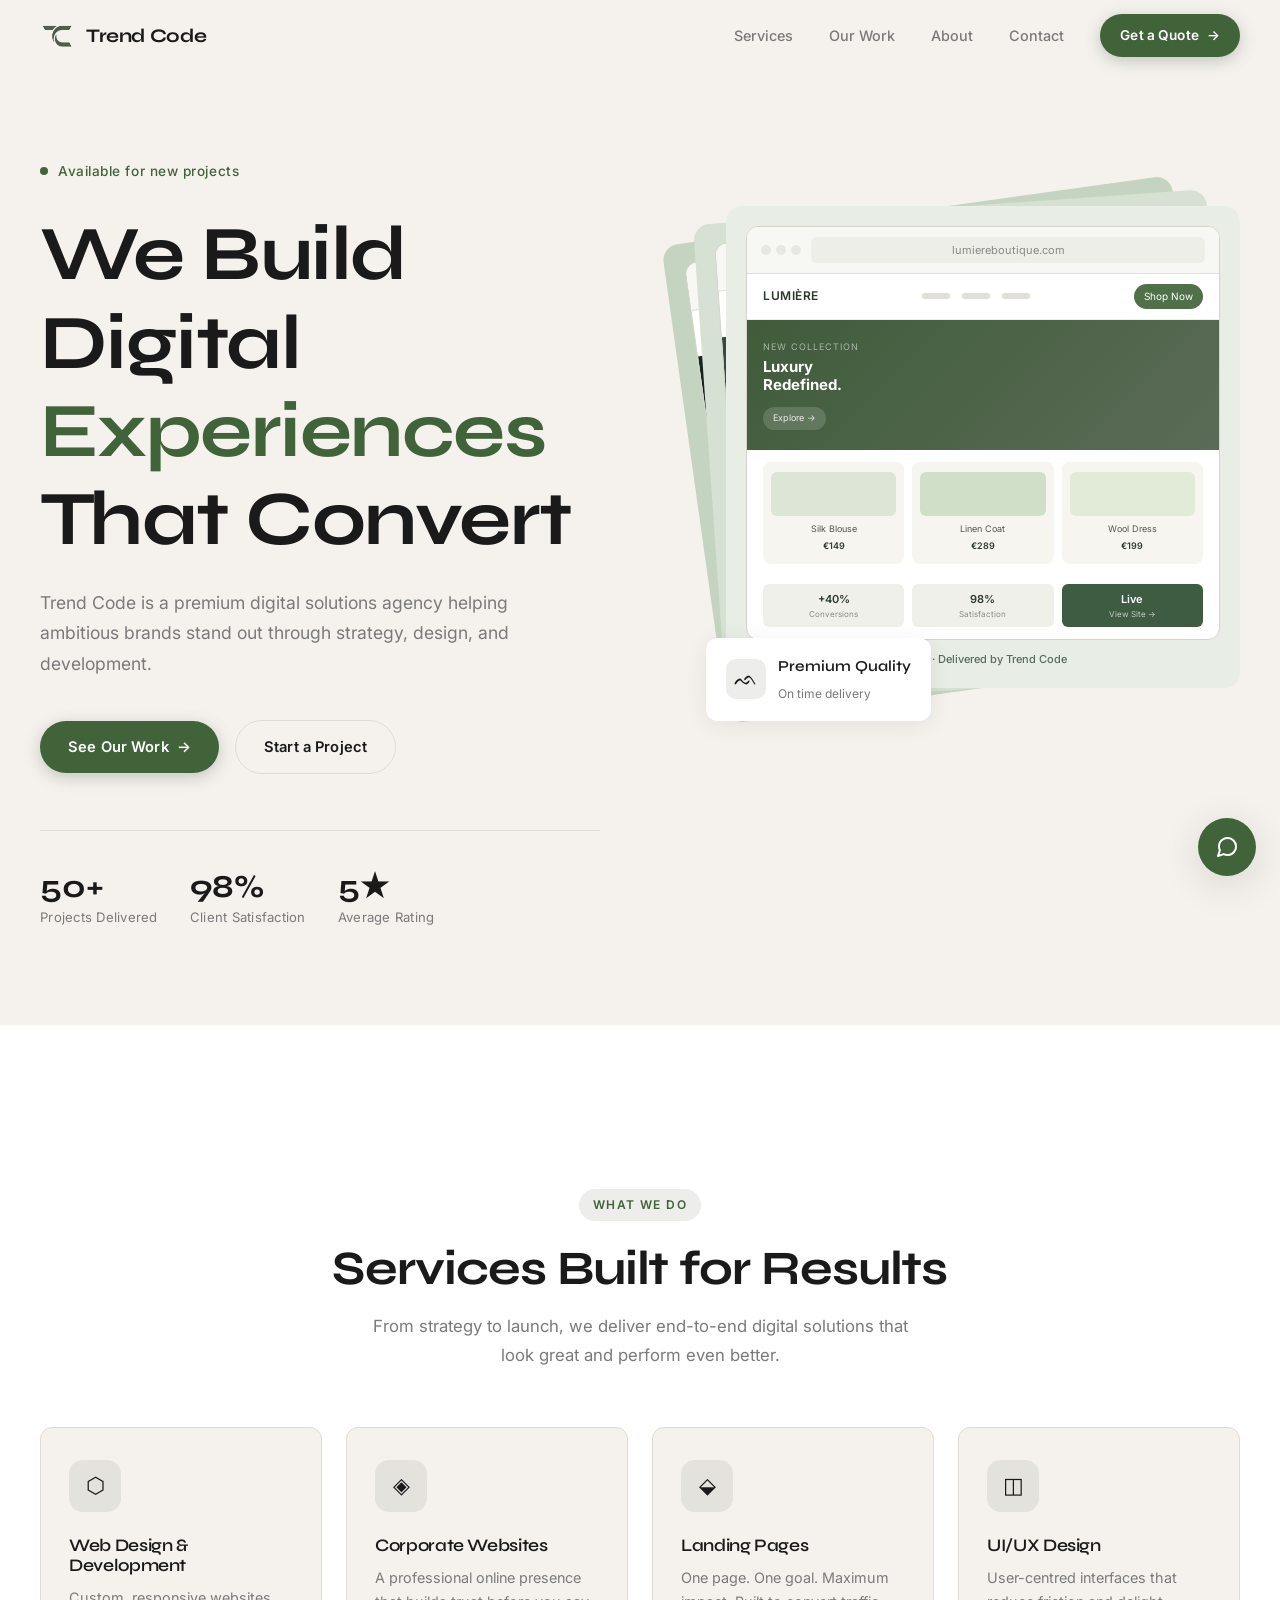
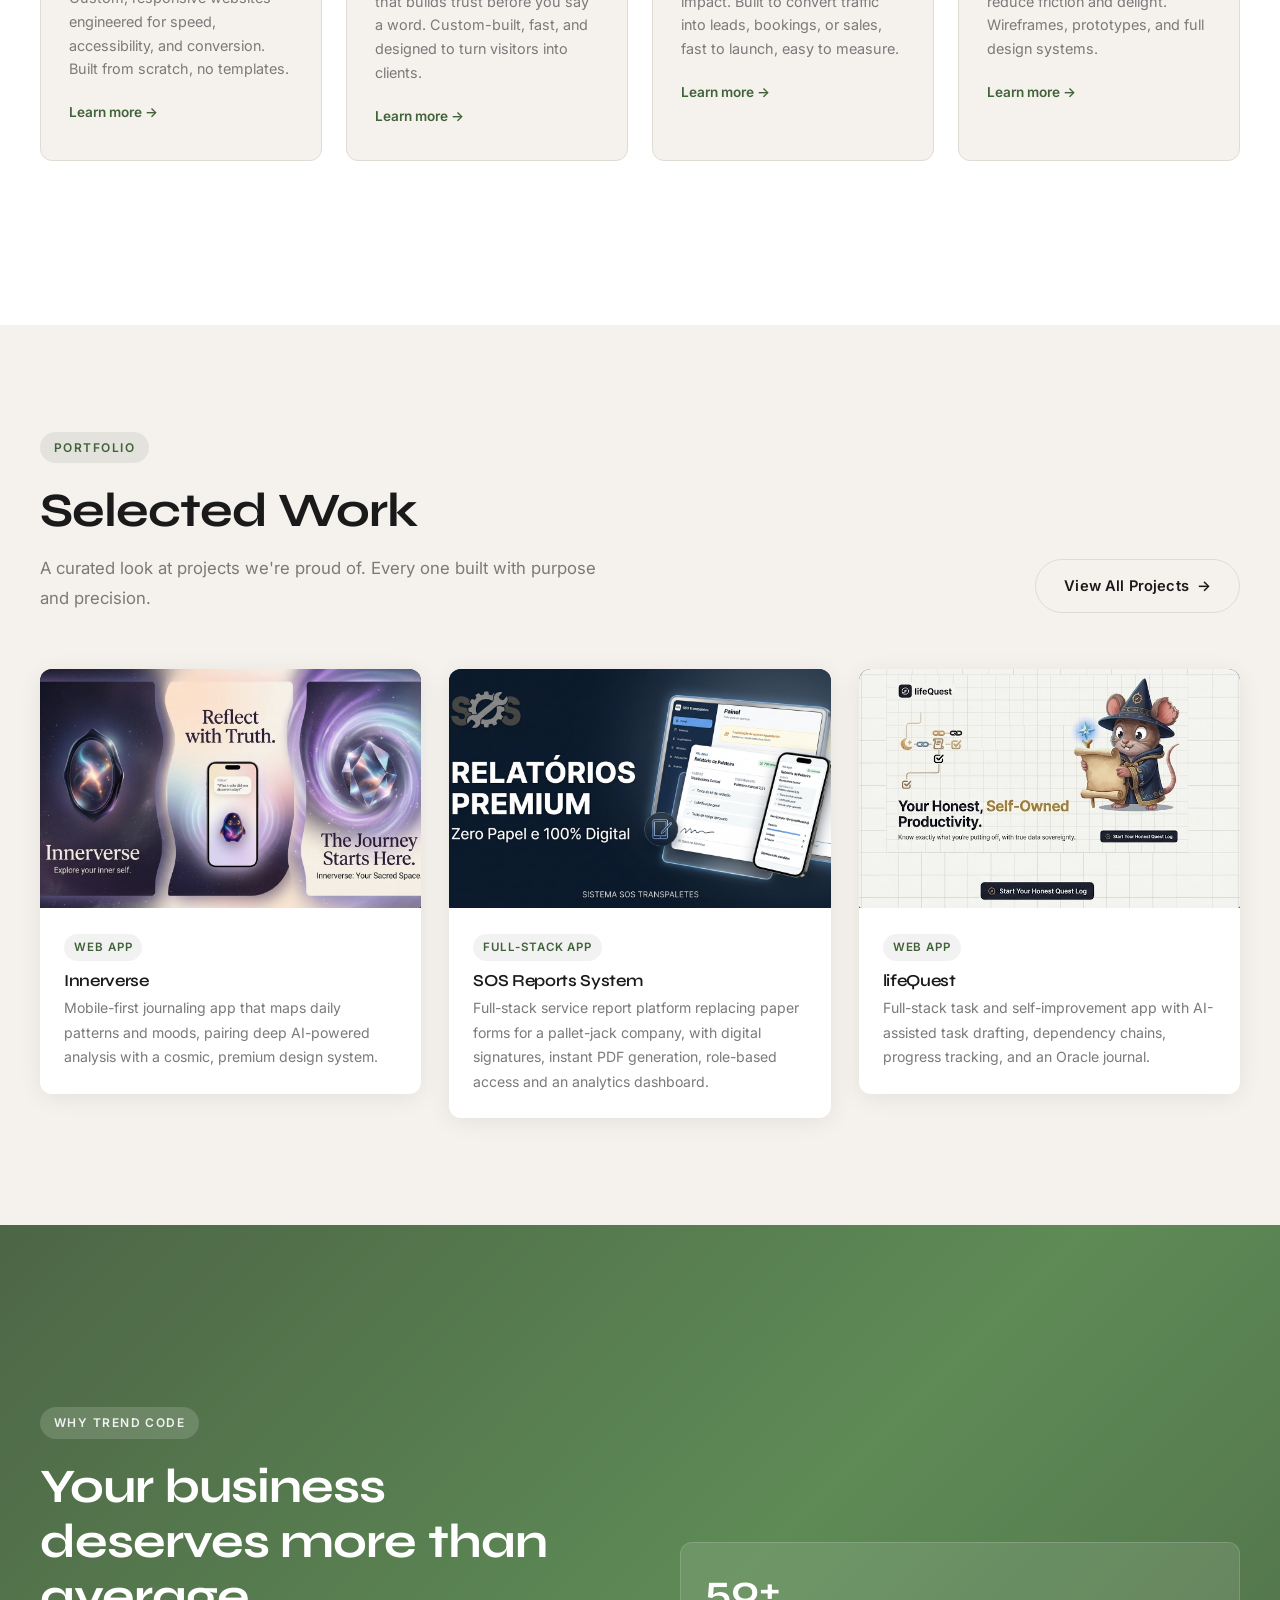
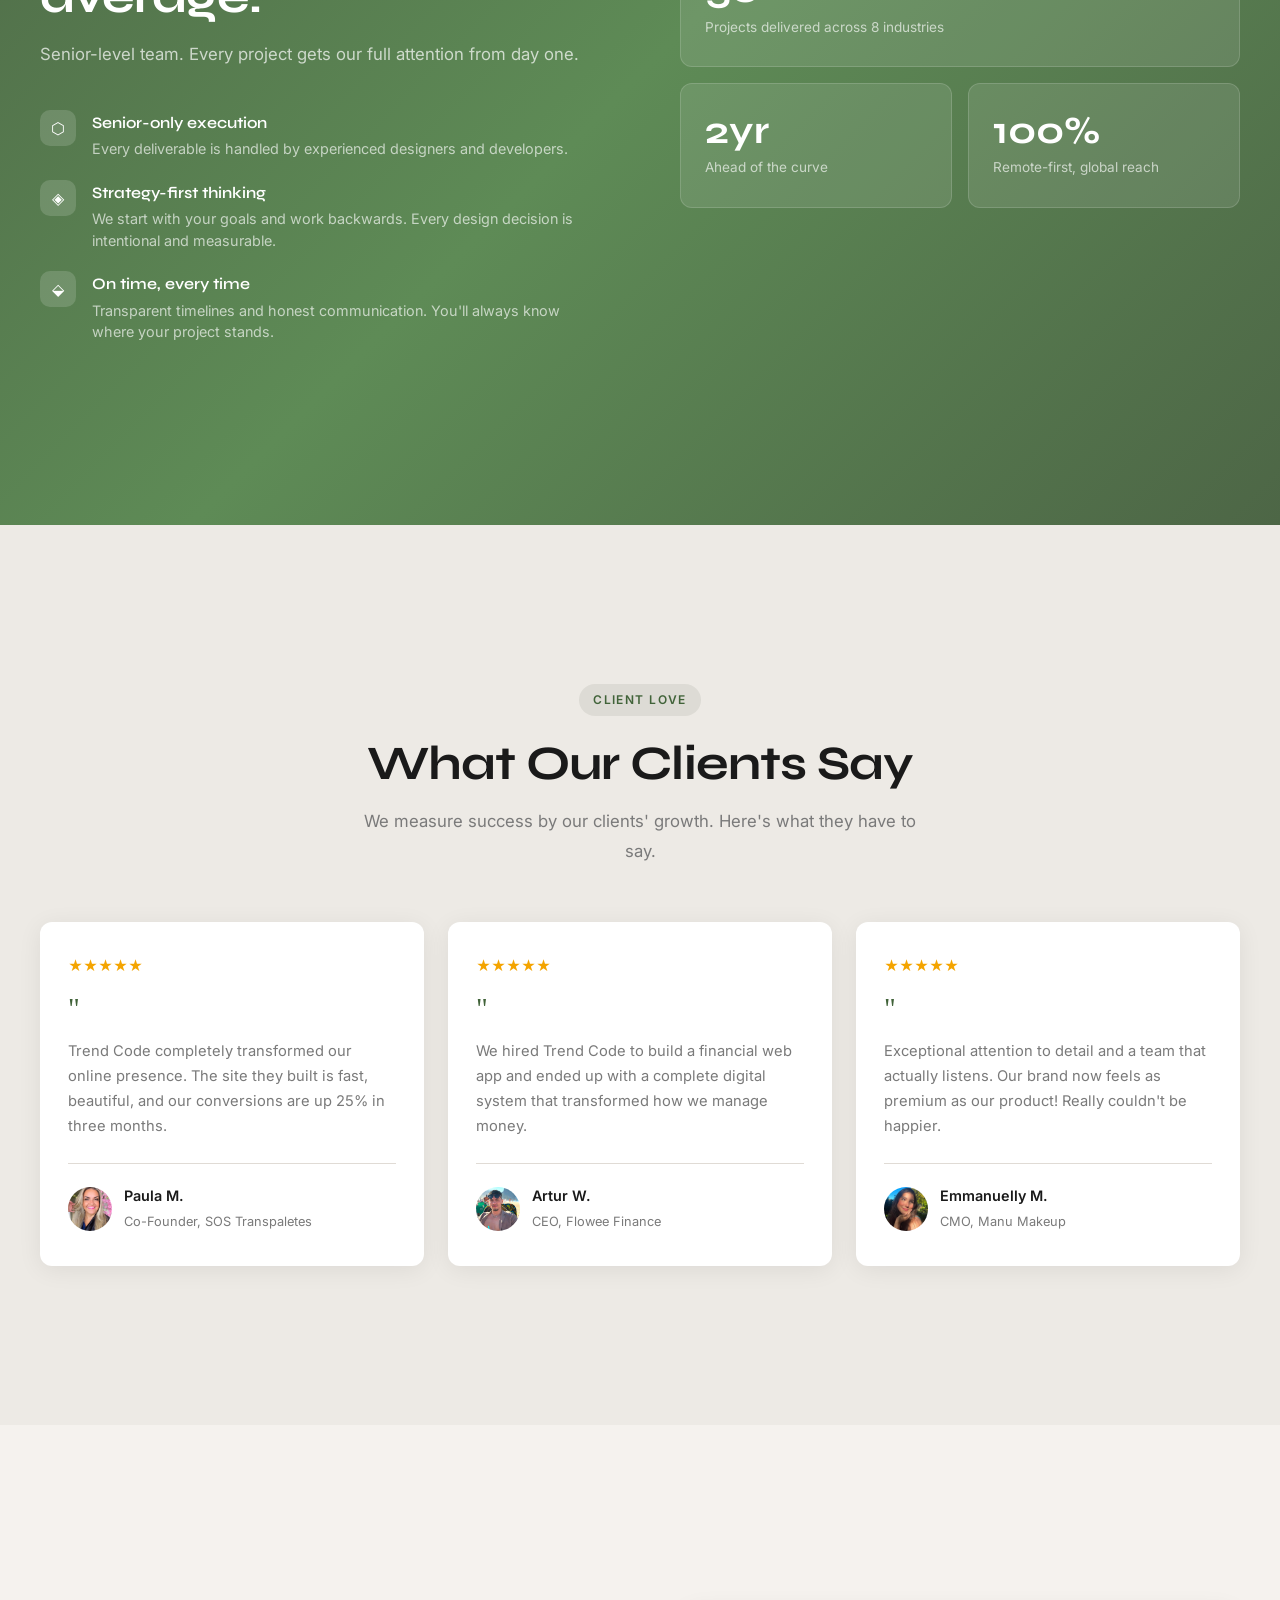
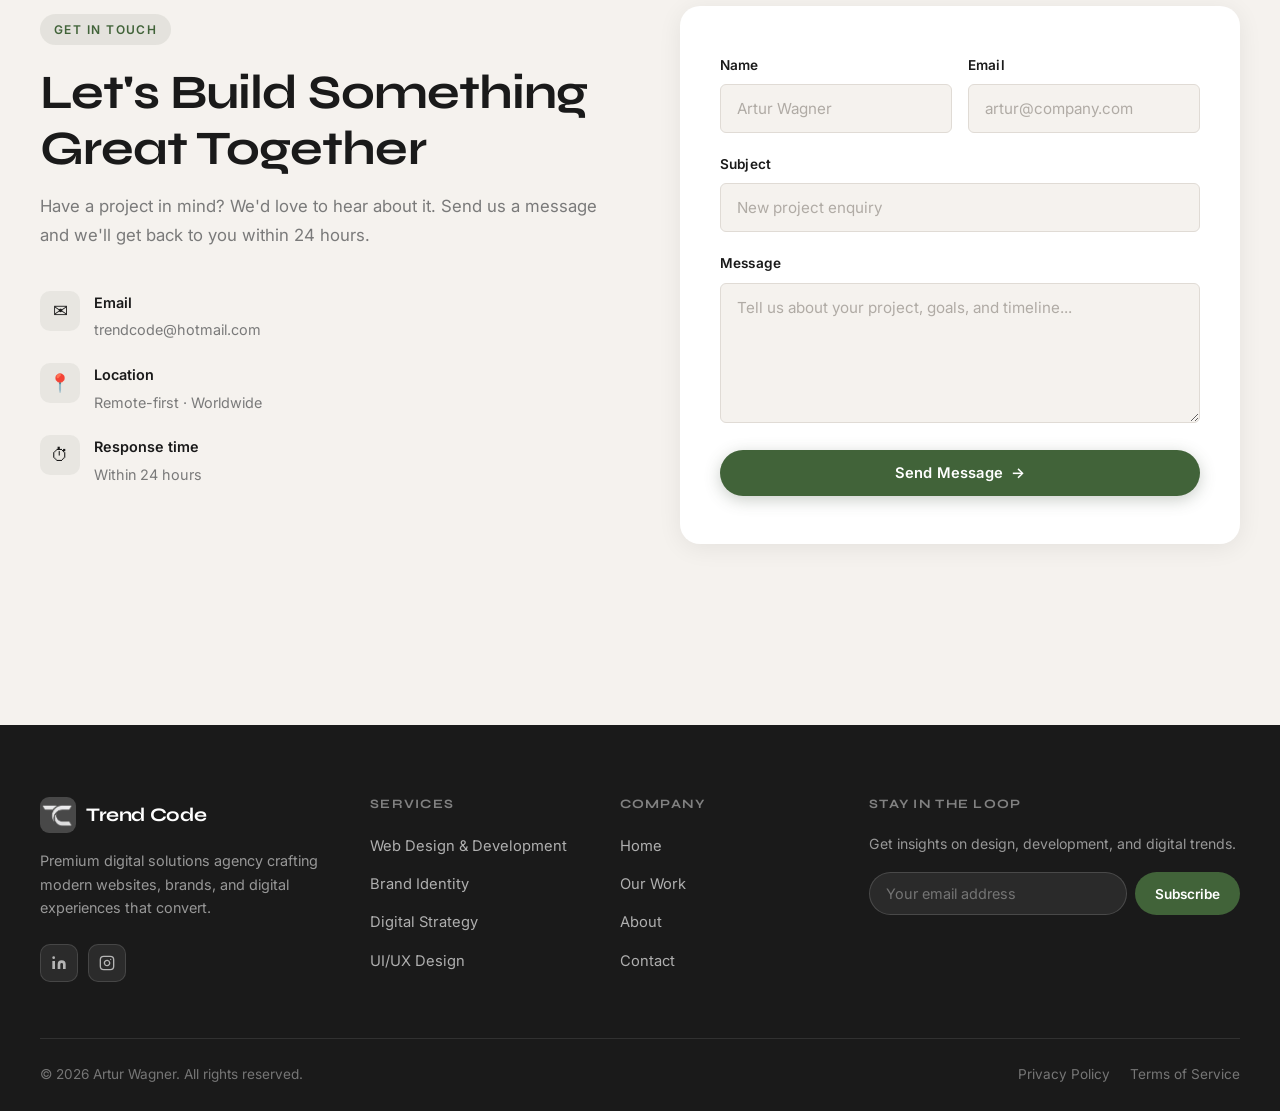
<file: index.html>
<!doctype html>
<html lang="en">
  <head>
    <meta charset="UTF-8" />
    <meta name="viewport" content="width=device-width, initial-scale=1.0" />
    <meta
      name="description"
      content="Trend Code — Elevating businesses through premium web development, branding, and digital innovation."
    />
    <title>Trend Code | Software Development</title>

    <!-- Google Fonts -->
    <link rel="preconnect" href="https://fonts.googleapis.com" />
    <link rel="preconnect" href="https://fonts.gstatic.com" crossorigin />
    <link
      href="https://fonts.googleapis.com/css2?family=Syne:wght@600;700;800&family=Inter:wght@400;500;600&display=swap"
      rel="stylesheet"
    />

    <!-- Open Graph / Link Preview -->
    <meta property="og:type" content="website" />
    <meta property="og:url" content="https://trendcode.ie/" />
    <meta property="og:title" content="Trend Code — Digital Solutions Agency" />
    <meta
      property="og:description"
      content="Premium digital solutions agency crafting modern websites, brands, and digital experiences that convert."
    />
    <meta
      property="og:image"
      content="https://trendcode.ie/images/trendcode-wallpeaper.jpeg"
    />

    <!-- Twitter/X Card -->
    <meta name="twitter:card" content="summary_large_image" />
    <meta
      name="twitter:title"
      content="Trend Code — Digital Solutions Agency"
    />
    <meta
      name="twitter:description"
      content="Premium digital solutions agency crafting modern websites, brands, and digital experiences that convert."
    />
    <meta
      name="twitter:image"
      content="https://trendcode.ie/images/trendcode-wallpeaper.jpeg"
    />

    <!-- Stylesheets -->
    <link rel="stylesheet" href="css/base.css" />
    <link rel="stylesheet" href="css/layout.css" />
    <link rel="stylesheet" href="css/components.css" />

    <!-- UPDATE: Replace with your actual favicon -->
    <!-- <link rel="icon" href="images/favicon.ico" /> -->
    <link
      rel="icon"
      type="image/png"
      href="./images/trendcode-logo-white.png"
    />
    <link rel="apple-touch-icon" href="./images/trendcode-logo-white.png" />
  </head>
  <body>
    <!-- ================================================
       SECTION 1: NAVBAR
       UPDATE: Replace logo mark with <img src="images/logo.svg" alt="Trend Code">
       UPDATE: Update href values on nav links and CTA
  ================================================ -->
    <header class="navbar" id="navbar">
      <div class="navbar__inner">
        <!-- Logo -->
        <a href="#" class="logo" aria-label="Trend Code home">
          <!-- UPDATE: Swap .logo__mark for <img src="images/logo.svg" alt="" aria-hidden="true"> -->
          <div class="logo__mark" aria-hidden="true">
            <img src="./images/trendcode-logo-png.png" alt="Trend Code Logo" />
          </div>
          <span class="logo__wordmark">Trend Code</span>
        </a>

        <!-- Desktop Nav -->
        <nav class="navbar__nav" id="navbar-nav" aria-label="Main navigation">
          <a href="#services" class="nav-link">Services</a>
          <a href="#work" class="nav-link">Our Work</a>
          <a href="#about" class="nav-link">About</a>
          <a href="#contact" class="nav-link">Contact</a>
          <a href="#contact" class="btn btn--primary btn--sm"
            >Get a Quote <span class="arrow" aria-hidden="true">→</span></a
          >
        </nav>

        <!-- Mobile Hamburger -->
        <button
          class="navbar__hamburger"
          id="hamburger"
          aria-label="Toggle menu"
          aria-expanded="false"
          aria-controls="navbar-nav"
        >
          <span></span>
          <span></span>
          <span></span>
        </button>
      </div>
    </header>

    <main>
      <!-- ================================================
         SECTION 2: HERO
         UPDATE: Replace hero__image-wrap contents with your hero image
         UPDATE: Update CTA href values
    ================================================ -->
      <section class="hero" id="home" aria-labelledby="hero-title">
        <div class="hero__inner">
          <!-- Left: Copy -->
          <div class="hero__content">
            <div class="hero__eyebrow" aria-hidden="true">
              <span class="hero__eyebrow-dot"></span>
              <span class="hero__eyebrow-text">Available for new projects</span>
            </div>

            <h1 class="hero__title" id="hero-title">
              We Build Digital <span>Experiences</span> That Convert
            </h1>

            <p class="hero__subtitle">
              Trend Code is a premium digital solutions agency helping ambitious
              brands stand out through strategy, design, and development.
            </p>

            <div class="hero__cta">
              <a href="#work" class="btn btn--primary">
                See Our Work <span class="arrow" aria-hidden="true">→</span>
              </a>
              <a href="#contact" class="btn btn--ghost">Start a Project</a>
            </div>

            <div class="hero__stats" aria-label="Key metrics">
              <div>
                <div class="hero__stat-number">50+</div>
                <div class="hero__stat-label">Projects Delivered</div>
              </div>
              <div>
                <div class="hero__stat-number">98%</div>
                <div class="hero__stat-label">Client Satisfaction</div>
              </div>
              <div>
                <div class="hero__stat-number">5★</div>
                <div class="hero__stat-label">Average Rating</div>
              </div>
            </div>
          </div>

          <!-- Right: Visual -->
          <div class="hero__visual" aria-hidden="true">
            <div class="hero__image-wrap">
              <div class="card-stack">
                <!-- Card 1: Lumière Boutique (front) -->
                <div class="stack-card stack-card--front stack-card--lumiere">
                  <div class="stack-card__frame">
                    <div class="stack-card__browser-bar">
                      <div class="stack-card__dots">
                        <span></span><span></span><span></span>
                      </div>
                      <div class="stack-card__url">lumiereboutique.com</div>
                    </div>
                    <div class="stack-card__nav">
                      <div class="stack-card__brand">LUMIÈRE</div>
                      <div class="stack-card__nav-links">
                        <span></span><span></span><span></span>
                      </div>
                      <div class="stack-card__nav-cta">Shop Now</div>
                    </div>
                    <div class="stack-card__hero">
                      <div class="stack-card__hero-eyebrow">New Collection</div>
                      <div class="stack-card__hero-title">
                        Luxury<br />Redefined.
                      </div>
                      <div class="stack-card__hero-btn">Explore →</div>
                    </div>
                    <div class="stack-card__grid">
                      <div class="stack-card__item">
                        <div
                          class="stack-card__item-img"
                          style="background: #dde6d6"
                        ></div>
                        <div class="stack-card__item-label">Silk Blouse</div>
                        <div class="stack-card__item-value">€149</div>
                      </div>
                      <div class="stack-card__item">
                        <div
                          class="stack-card__item-img"
                          style="background: #d0e0c8"
                        ></div>
                        <div class="stack-card__item-label">Linen Coat</div>
                        <div class="stack-card__item-value">€289</div>
                      </div>
                      <div class="stack-card__item">
                        <div
                          class="stack-card__item-img"
                          style="background: #e2ead8"
                        ></div>
                        <div class="stack-card__item-label">Wool Dress</div>
                        <div class="stack-card__item-value">€199</div>
                      </div>
                    </div>
                    <div class="stack-card__stats">
                      <div class="stack-card__stat">
                        <div class="stack-card__stat-number">+40%</div>
                        <div class="stack-card__stat-label">Conversions</div>
                      </div>
                      <div class="stack-card__stat">
                        <div class="stack-card__stat-number">98%</div>
                        <div class="stack-card__stat-label">Satisfaction</div>
                      </div>
                      <div class="stack-card__stat stack-card__stat--live">
                        <div class="stack-card__stat-number">Live</div>
                        <div class="stack-card__stat-label">View Site →</div>
                      </div>
                    </div>
                  </div>
                  <div class="stack-card__tag">
                    <span class="stack-card__tag-dot"></span>
                    <span class="stack-card__tag-text"
                      >E-commerce · Lumière Boutique · Delivered by Trend
                      Code</span
                    >
                  </div>
                </div>

                <!-- Card 2: Solara Health (mid) -->
                <div class="stack-card stack-card--mid stack-card--solara">
                  <div class="stack-card__frame">
                    <div class="stack-card__browser-bar">
                      <div class="stack-card__dots">
                        <span></span><span></span><span></span>
                      </div>
                      <div class="stack-card__url">solarahealth.com</div>
                    </div>
                    <div class="stack-card__nav">
                      <div class="stack-card__brand">SOLARA</div>
                      <div class="stack-card__nav-links">
                        <span></span><span></span><span></span>
                      </div>
                      <div class="stack-card__nav-cta">Book Now</div>
                    </div>
                    <div class="stack-card__hero">
                      <div class="stack-card__hero-eyebrow">Healthcare</div>
                      <div class="stack-card__hero-title">
                        Health<br />Elevated.
                      </div>
                      <div class="stack-card__hero-btn">Explore →</div>
                    </div>
                    <div class="stack-card__grid">
                      <div class="stack-card__item">
                        <div
                          class="stack-card__item-img"
                          style="background: #c7d6cd"
                        ></div>
                        <div class="stack-card__item-label">Wellness</div>
                        <div class="stack-card__item-value">2.4k</div>
                      </div>
                      <div class="stack-card__item">
                        <div
                          class="stack-card__item-img"
                          style="background: #b9ccc2"
                        ></div>
                        <div class="stack-card__item-label">Nutrition</div>
                        <div class="stack-card__item-value">96%</div>
                      </div>
                      <div class="stack-card__item">
                        <div
                          class="stack-card__item-img"
                          style="background: #d2ddd6"
                        ></div>
                        <div class="stack-card__item-label">Care</div>
                        <div class="stack-card__item-value">Live</div>
                      </div>
                    </div>
                    <div class="stack-card__stats">
                      <div class="stack-card__stat">
                        <div class="stack-card__stat-number">2.4k</div>
                        <div class="stack-card__stat-label">Patients</div>
                      </div>
                      <div class="stack-card__stat">
                        <div class="stack-card__stat-number">96%</div>
                        <div class="stack-card__stat-label">Retention</div>
                      </div>
                      <div class="stack-card__stat stack-card__stat--live">
                        <div class="stack-card__stat-number">Live</div>
                        <div class="stack-card__stat-label">View Site →</div>
                      </div>
                    </div>
                  </div>
                  <div class="stack-card__tag">
                    <span class="stack-card__tag-dot"></span>
                    <span class="stack-card__tag-text"
                      >Brand Identity · Solara Health · Delivered by Trend
                      Code</span
                    >
                  </div>
                </div>

                <!-- Card 3: Vertex Capital (back) -->
                <div class="stack-card stack-card--back stack-card--vertex">
                  <div class="stack-card__frame">
                    <div class="stack-card__browser-bar">
                      <div class="stack-card__dots">
                        <span></span><span></span><span></span>
                      </div>
                      <div class="stack-card__url">vertexcapital.io</div>
                    </div>
                    <div class="stack-card__nav">
                      <div class="stack-card__brand">VERTEX</div>
                      <div class="stack-card__nav-links">
                        <span></span><span></span><span></span>
                      </div>
                      <div class="stack-card__nav-cta">Invest Now</div>
                    </div>
                    <div class="stack-card__hero">
                      <div class="stack-card__hero-eyebrow">Finance</div>
                      <div class="stack-card__hero-title">
                        Capital<br />Reimagined.
                      </div>
                      <div class="stack-card__hero-btn">Explore →</div>
                    </div>
                    <div class="stack-card__grid">
                      <div class="stack-card__item">
                        <div
                          class="stack-card__item-img"
                          style="background: #9fb3a4"
                        ></div>
                        <div class="stack-card__item-label">Growth</div>
                        <div class="stack-card__item-value">€2.1B</div>
                      </div>
                      <div class="stack-card__item">
                        <div
                          class="stack-card__item-img"
                          style="background: #8fa695"
                        ></div>
                        <div class="stack-card__item-label">Returns</div>
                        <div class="stack-card__item-value">34%</div>
                      </div>
                      <div class="stack-card__item">
                        <div
                          class="stack-card__item-img"
                          style="background: #aabfaf"
                        ></div>
                        <div class="stack-card__item-label">Portfolio</div>
                        <div class="stack-card__item-value">Live</div>
                      </div>
                    </div>
                    <div class="stack-card__stats">
                      <div class="stack-card__stat">
                        <div class="stack-card__stat-number">€2.1B</div>
                        <div class="stack-card__stat-label">AUM</div>
                      </div>
                      <div class="stack-card__stat">
                        <div class="stack-card__stat-number">34%</div>
                        <div class="stack-card__stat-label">ROI</div>
                      </div>
                      <div class="stack-card__stat stack-card__stat--live">
                        <div class="stack-card__stat-number">Live</div>
                        <div class="stack-card__stat-label">View Site →</div>
                      </div>
                    </div>
                  </div>
                  <div class="stack-card__tag">
                    <span class="stack-card__tag-dot"></span>
                    <span class="stack-card__tag-text"
                      >Web Design · Vertex Capital · Delivered by Trend
                      Code</span
                    >
                  </div>
                </div>

                <!-- Floating badge (attached to the stack so it moves with hover) -->
                <div class="hero__badge">
                  <div class="hero__badge-icon" aria-hidden="true">ᨒ</div>
                  <div class="hero__badge-text">
                    <strong>Premium Quality</strong>
                    <span>On time delivery</span>
                  </div>
                </div>
              </div>
            </div>
          </div>
        </div>
      </section>

      <!-- ================================================
         SECTION 3: SERVICES
    ================================================ -->
      <section class="services" id="services" aria-labelledby="services-title">
        <div class="services__inner">
          <div class="text-center">
            <span class="section-label">What We Do</span>
            <h2 class="section-title" id="services-title">
              Services Built for Results
            </h2>
            <p class="section-subtitle">
              From strategy to launch, we deliver end-to-end digital solutions
              that look great and perform even better.
            </p>
          </div>

          <div class="services__grid">
            <!-- Service 1 -->
            <div class="service-card">
              <div class="service-card__icon" aria-hidden="true">⬡</div>
              <h3>Web Design &amp; Development</h3>
              <p>
                Custom, responsive websites engineered for speed, accessibility,
                and conversion. Built from scratch, no templates.
              </p>
              <span class="service-card__link" aria-hidden="true"
                >Learn more →</span
              >
            </div>

            <!-- Service 2 -->
            <div class="service-card">
              <div class="service-card__icon" aria-hidden="true">◈</div>
              <h3>Corporate Websites</h3>
              <p>
                A professional online presence that builds trust before you say
                a word. Custom-built, fast, and designed to turn visitors into
                clients.
              </p>
              <span class="service-card__link" aria-hidden="true"
                >Learn more →</span
              >
            </div>

            <!-- Service 3 -->
            <div class="service-card">
              <div class="service-card__icon" aria-hidden="true">⬙</div>
              <h3>Landing Pages</h3>
              <p>
                One page. One goal. Maximum impact. Built to convert traffic
                into leads, bookings, or sales, fast to launch, easy to measure.
              </p>
              <span class="service-card__link" aria-hidden="true"
                >Learn more →</span
              >
            </div>

            <!-- Service 4 -->
            <div class="service-card">
              <div class="service-card__icon" aria-hidden="true">◫</div>
              <h3>UI/UX Design</h3>
              <p>
                User-centred interfaces that reduce friction and delight.
                Wireframes, prototypes, and full design systems.
              </p>
              <span class="service-card__link" aria-hidden="true"
                >Learn more →</span
              >
            </div>
          </div>
        </div>
      </section>

      <!-- ================================================
         SECTION 4: OUR WORK
         UPDATE: Replace project-card__image-placeholder divs with real <img> tags
         UPDATE: Update project titles, tags, and descriptions
    ================================================ -->
      <section class="work" id="work" aria-labelledby="work-title">
        <div class="work__inner">
          <div class="work__header">
            <div class="work__header-left">
              <span class="section-label">Portfolio</span>
              <h2 class="section-title" id="work-title">Selected Work</h2>
              <p class="section-subtitle">
                A curated look at projects we're proud of. Every one built with
                purpose and precision.
              </p>
            </div>
            <a href="projects.html" class="btn btn--ghost"
              >View All Projects
              <span class="arrow" aria-hidden="true">→</span></a
            >
          </div>

          <div class="work__grid">
            <!-- Project 1 -->
            <a
              href="https://innerverse-oficial-app.vercel.app/"
              target="_blank"
            >
              <article class="project-card">
                <div class="project-card__image">
                  <div
                    class="project-card__image-placeholder"
                    style="
                      background: linear-gradient(135deg, #2a1f3d, #1a1430);
                    "
                  >
                    <img
                      class="portifolio-thumbnail"
                      src="./images/innerverse-thumb.jpeg"
                      alt="Innerverse App"
                    />
                  </div>
                </div>
                <div class="project-card__body">
                  <span class="project-card__tag">Web App</span>
                  <h3>Innerverse</h3>
                  <p>
                    Mobile-first journaling app that maps daily patterns and
                    moods, pairing deep AI-powered analysis with a cosmic,
                    premium design system.
                  </p>
                </div>
              </article>
            </a>

            <!-- Project 2 -->
            <a href="https://sosformoficial.pages.dev/" target="_blank">
              <article class="project-card">
                <div class="project-card__image">
                  <div
                    class="project-card__image-placeholder"
                    style="
                      background: linear-gradient(135deg, #152c4b, #1f3f69);
                    "
                  >
                    <img
                      class="portifolio-thumbnail"
                      src="./images/sos-thumb2.jpeg"
                      alt="SOS Transpaletes Reports System"
                    />
                  </div>
                </div>
                <div class="project-card__body">
                  <span class="project-card__tag">Full-Stack App</span>
                  <h3>SOS Reports System</h3>
                  <p>
                    Full-stack service report platform replacing paper forms for
                    a pallet-jack company, with digital signatures, instant PDF
                    generation, role-based access and an analytics dashboard.
                  </p>
                </div>
              </article>
            </a>

            <!-- Project 3 -->
            <a href="https://lifequest-assist.vercel.app/" target="_blank">
              <article class="project-card">
                <div class="project-card__image">
                  <div
                    class="project-card__image-placeholder"
                    style="
                      background: linear-gradient(135deg, #1a1a2e, #16213e);
                    "
                  >
                    <img
                      class="portifolio-thumbnail"
                      src="./images/life-quest-logo.png"
                      alt="lifeQuest App"
                    />
                  </div>
                </div>
                <div class="project-card__body">
                  <span class="project-card__tag">Web App</span>
                  <h3>lifeQuest</h3>
                  <p>
                    Full-stack task and self-improvement app with AI-assisted
                    task drafting, dependency chains, progress tracking, and an
                    Oracle journal.
                  </p>
                </div>
              </article>
            </a>
          </div>
        </div>
      </section>

      <!-- ================================================
         SECTION 5: ABOUT / WHY US
    ================================================ -->
      <section class="about" id="about" aria-labelledby="about-title">
        <div class="about__inner">
          <!-- Left: Copy -->
          <div>
            <span class="section-label">Why Trend Code</span>
            <h2 class="section-title" id="about-title">
              Your business deserves more than average.
            </h2>
            <p class="section-subtitle">
              Senior-level team. Every project gets our full attention from day
              one.
            </p>

            <ul class="about__list" aria-label="Our advantages">
              <li class="about__list-item">
                <div class="about__list-icon" aria-hidden="true">⬡</div>
                <div class="about__list-text">
                  <strong>Senior-only execution</strong>
                  <p>
                    Every deliverable is handled by experienced designers and
                    developers.
                  </p>
                </div>
              </li>
              <li class="about__list-item">
                <div class="about__list-icon" aria-hidden="true">◈</div>
                <div class="about__list-text">
                  <strong>Strategy-first thinking</strong>
                  <p>
                    We start with your goals and work backwards. Every design
                    decision is intentional and measurable.
                  </p>
                </div>
              </li>
              <li class="about__list-item">
                <div class="about__list-icon" aria-hidden="true">⬙</div>
                <div class="about__list-text">
                  <strong>On time, every time</strong>
                  <p>
                    Transparent timelines and honest communication. You'll
                    always know where your project stands.
                  </p>
                </div>
              </li>
            </ul>
          </div>

          <!-- Right: Metric cards -->
          <div class="about__visual" aria-label="Agency metrics">
            <div class="about__visual-card">
              <div class="about__visual-number">50+</div>
              <div class="about__visual-label">
                Projects delivered across 8 industries
              </div>
            </div>
            <div class="about__visual-card">
              <div class="about__visual-number">2yr</div>
              <div class="about__visual-label">Ahead of the curve</div>
            </div>
            <div class="about__visual-card">
              <div class="about__visual-number">100%</div>
              <div class="about__visual-label">Remote-first, global reach</div>
            </div>
          </div>
        </div>
      </section>

      <!-- ================================================
         SECTION 6: TESTIMONIALS
         UPDATE: Replace avatar placeholders with real images
         UPDATE: Replace with real client testimonials
    ================================================ -->
      <section
        class="testimonials"
        id="testimonials"
        aria-labelledby="testimonials-title"
      >
        <div class="testimonials__inner">
          <div class="text-center">
            <span class="section-label">Client Love</span>
            <h2 class="section-title" id="testimonials-title">
              What Our Clients Say
            </h2>
            <p class="section-subtitle">
              We measure success by our clients' growth. Here's what they have
              to say.
            </p>
          </div>

          <div class="testimonials__grid">
            <!-- Testimonial 1 -->
            <div class="testimonial-card">
              <div class="testimonial-card__stars" aria-label="5 stars">
                ★★★★★
              </div>
              <div class="testimonial-card__quote" aria-hidden="true">"</div>
              <p class="testimonial-card__text">
                Trend Code completely transformed our online presence. The site
                they built is fast, beautiful, and our conversions are up 25% in
                three months.
              </p>
              <div class="testimonial-card__author">
                <img
                  src="images/avatar-paula.jpeg"
                  alt="Paula M."
                  class="testimonial-card__avatar"
                  width="44"
                  height="44"
                  loading="lazy"
                />
                <div>
                  <span class="testimonial-card__author-name">Paula M.</span>
                  <span class="testimonial-card__author-role"
                    >Co-Founder, SOS Transpaletes</span
                  >
                </div>
              </div>
            </div>

            <!-- Testimonial 3 -->
            <div class="testimonial-card">
              <div class="testimonial-card__stars" aria-label="5 stars">
                ★★★★★
              </div>
              <div class="testimonial-card__quote" aria-hidden="true">"</div>
              <p class="testimonial-card__text">
                We hired Trend Code to build a financial web app and ended up
                with a complete digital system that transformed how we manage
                money.
              </p>
              <div class="testimonial-card__author">
                <img
                  src="images/avatar-artur.jpeg"
                  alt="Artur W."
                  class="testimonial-card__avatar"
                  width="44"
                  height="44"
                  loading="lazy"
                />
                <div>
                  <span class="testimonial-card__author-name">Artur W.</span>
                  <span class="testimonial-card__author-role"
                    >CEO, Flowee Finance</span
                  >
                </div>
              </div>
            </div>
            <!-- Testimonial 2 -->
            <div class="testimonial-card">
              <div class="testimonial-card__stars" aria-label="5 stars">
                ★★★★★
              </div>
              <div class="testimonial-card__quote" aria-hidden="true">"</div>
              <p class="testimonial-card__text">
                Exceptional attention to detail and a team that actually
                listens. Our brand now feels as premium as our product! Really
                couldn't be happier.
              </p>
              <div class="testimonial-card__author">
                <img
                  src="images/avatar-manu.jpeg"
                  alt="Emmanuelly M."
                  class="testimonial-card__avatar"
                  width="44"
                  height="44"
                  loading="lazy"
                />
                <div>
                  <span class="testimonial-card__author-name"
                    >Emmanuelly M.</span
                  >
                  <span class="testimonial-card__author-role"
                    >CMO, Manu Makeup</span
                  >
                </div>
              </div>
            </div>
          </div>
        </div>
      </section>

      <!-- ================================================
         SECTION 7 (actually 6 in sequence): CONTACT
         Form is visual only — no backend
         UPDATE: Wire up form to your preferred form handler (e.g. Formspree, EmailJS)
    ================================================ -->
      <section class="contact" id="contact" aria-labelledby="contact-title">
        <div class="contact__inner">
          <!-- Left: Info -->
          <div class="contact__info">
            <span class="section-label">Get in Touch</span>
            <h2 class="section-title" id="contact-title">
              Let's Build Something Great Together
            </h2>
            <p class="section-subtitle">
              Have a project in mind? We'd love to hear about it. Send us a
              message and we'll get back to you within 24 hours.
            </p>

            <ul class="contact__details" aria-label="Contact information">
              <li class="contact__detail">
                <div class="contact__detail-icon" aria-hidden="true">✉</div>
                <div class="contact__detail-text">
                  <strong>Email</strong>
                  <!-- UPDATE: Replace with your real email address -->
                  <span>trendcode@hotmail.com</span>
                </div>
              </li>
              <li class="contact__detail">
                <div class="contact__detail-icon" aria-hidden="true">📍</div>
                <div class="contact__detail-text">
                  <strong>Location</strong>
                  <!-- UPDATE: Replace with your location -->
                  <span>Remote-first · Worldwide</span>
                </div>
              </li>
              <li class="contact__detail">
                <div class="contact__detail-icon" aria-hidden="true">⏱</div>
                <div class="contact__detail-text">
                  <strong>Response time</strong>
                  <span>Within 24 hours</span>
                </div>
              </li>
            </ul>
          </div>

          <!-- Right: Form -->
          <div class="contact-form" role="form" aria-label="Contact form">
            <!-- UPDATE: Replace YOUR_FORMSPREE_ID with the real Formspree form ID once the account is created -->
            <form
              id="contact-form"
              action="https://formspree.io/f/xdaqyopv"
              method="POST"
              novalidate
            >
              <div class="form-row">
                <div class="form-group">
                  <label for="contact-name">Name</label>
                  <input
                    type="text"
                    id="contact-name"
                    name="name"
                    placeholder="Artur Wagner"
                    autocomplete="name"
                    required
                  />
                </div>
                <div class="form-group">
                  <label for="contact-email">Email</label>
                  <input
                    type="email"
                    id="contact-email"
                    name="email"
                    placeholder="artur@company.com"
                    autocomplete="email"
                    required
                  />
                </div>
              </div>

              <div class="form-group">
                <label for="contact-subject">Subject</label>
                <input
                  type="text"
                  id="contact-subject"
                  name="subject"
                  placeholder="New project enquiry"
                  required
                />
              </div>

              <div class="form-group">
                <label for="contact-message">Message</label>
                <textarea
                  id="contact-message"
                  name="message"
                  placeholder="Tell us about your project, goals, and timeline..."
                  required
                ></textarea>
              </div>

              <button
                type="submit"
                class="btn btn--primary"
                style="width: 100%; justify-content: center"
              >
                Send Message <span class="arrow" aria-hidden="true">→</span>
              </button>
            </form>
          </div>
        </div>
      </section>
    </main>

    <!-- ================================================
       SECTION 8: FOOTER
       UPDATE: Replace logo with real image
       UPDATE: Update social media links (LinkedIn, Instagram)
       UPDATE: Update nav link hrefs
  ================================================ -->
    <footer class="footer" aria-label="Site footer">
      <div class="footer__inner">
        <div class="footer__grid">
          <!-- Column 1: Brand -->
          <div>
            <!-- UPDATE: Swap logo mark for <img src="images/logo-white.svg" alt="Trend Code"> -->
            <a
              href="#home"
              class="logo logo--light"
              aria-label="Trend Code home"
            >
              <div class="logo__mark" aria-hidden="true">
                <img
                  src="./images/trendcode-logo-white.png"
                  alt="Trend Code Logo"
                />
              </div>
              <span class="logo__wordmark">Trend Code</span>
            </a>

            <p class="footer__brand-desc">
              Premium digital solutions agency crafting modern websites, brands,
              and digital experiences that convert.
            </p>

            <!-- Social icons — UPDATE hrefs with real profile URLs -->
            <nav class="social-icons" aria-label="Social media links">
              <!-- UPDATE: Replace # with your LinkedIn URL -->
              <a
                href="https://www.linkedin.com/in/arturwagnerdev/"
                class="social-icon"
                aria-label="LinkedIn"
                rel="noopener noreferrer"
                target="_blank"
              >
                <svg
                  width="16"
                  height="16"
                  viewBox="0 0 24 24"
                  fill="currentColor"
                  aria-hidden="true"
                >
                  <path
                    d="M16 8a6 6 0 0 1 6 6v7h-4v-7a2 2 0 0 0-2-2 2 2 0 0 0-2 2v7h-4v-7a6 6 0 0 1 6-6z"
                  />
                  <rect x="2" y="9" width="4" height="12" />
                  <circle cx="4" cy="4" r="2" />
                </svg>
              </a>
              <a
                href="https://www.instagram.com/trendcode.dev?igsh=ZmI4Zzk5ZmRyem4%3D&utm_source=qr"
                class="social-icon"
                aria-label="Instagram"
                rel="noopener noreferrer"
                target="_blank"
              >
                <svg
                  width="16"
                  height="16"
                  viewBox="0 0 24 24"
                  fill="none"
                  stroke="currentColor"
                  stroke-width="2"
                  stroke-linecap="round"
                  stroke-linejoin="round"
                  aria-hidden="true"
                >
                  <rect x="2" y="2" width="20" height="20" rx="5" ry="5" />
                  <path d="M16 11.37A4 4 0 1 1 12.63 8 4 4 0 0 1 16 11.37z" />
                  <line x1="17.5" y1="6.5" x2="17.51" y2="6.5" />
                </svg>
              </a>
            </nav>
          </div>

          <!-- Column 2: Services -->
          <nav aria-label="Services">
            <h4 class="footer__col-title">Services</h4>
            <ul class="footer__links">
              <!-- UPDATE: Link to dedicated service pages when created -->
              <li><a href="#services">Web Design &amp; Development</a></li>
              <li><a href="#services">Brand Identity</a></li>
              <li><a href="#services">Digital Strategy</a></li>
              <li><a href="#services">UI/UX Design</a></li>
            </ul>
          </nav>

          <!-- Column 3: Company -->
          <nav aria-label="Company pages">
            <h4 class="footer__col-title">Company</h4>
            <ul class="footer__links">
              <li><a href="#home">Home</a></li>
              <li><a href="#work">Our Work</a></li>
              <li><a href="#about">About</a></li>
              <li><a href="#contact">Contact</a></li>
            </ul>
          </nav>

          <!-- Column 4: Newsletter -->
          <div>
            <h4 class="footer__col-title">Stay in the loop</h4>
            <p
              style="
                font-size: 0.88rem;
                color: rgba(255, 255, 255, 0.55);
                margin-bottom: 0;
              "
            >
              Get insights on design, development, and digital trends.
            </p>
            <!-- Visual only — UPDATE: Wire to Mailchimp / ConvertKit / etc. -->
            <form
              class="newsletter-form"
              novalidate
              aria-label="Newsletter signup"
            >
              <input
                type="email"
                name="newsletter-email"
                placeholder="Your email address"
                aria-label="Email address for newsletter"
              />
              <button type="submit">Subscribe</button>
            </form>
          </div>
        </div>

        <!-- Bottom bar -->
        <div class="footer__bottom">
          <p>© 2026 Artur Wagner. All rights reserved.</p>
          <!-- UPDATE: Add real privacy policy / terms pages -->
          <p style="display: flex; gap: 20px; flex-wrap: wrap">
            <a
              href="#"
              style="
                font-size: 0.85rem;
                color: rgba(255, 255, 255, 0.4);
                transition: color 0.3s;
              "
              onmouseover="this.style.color = 'rgba(255,255,255,0.75)'"
              onmouseout="this.style.color = 'rgba(255,255,255,0.4)'"
              >Privacy Policy</a
            >
            <a
              href="#"
              style="
                font-size: 0.85rem;
                color: rgba(255, 255, 255, 0.4);
                transition: color 0.3s;
              "
              onmouseover="this.style.color = 'rgba(255,255,255,0.75)'"
              onmouseout="this.style.color = 'rgba(255,255,255,0.4)'"
              >Terms of Service</a
            >
          </p>
        </div>
      </div>
    </footer>

    <!-- ================================================
       TOAST NOTIFICATION
    ================================================ -->
    <div class="toast" id="toast" role="status" aria-live="polite">
      <span class="toast__icon" aria-hidden="true"></span>
      <span class="toast__message" id="toast-message"></span>
    </div>

    <!-- ================================================
       AI CHAT ASSISTANT (Gemini)
       UPDATE: Replace GEMINI_API_KEY with a real key
    ================================================ -->
    <div class="chat-widget" id="chat-widget">
      <div class="chat-widget__panel" id="chat-widget-panel">
        <div class="chat-widget__header">
          <div class="chat-widget__header-text">
            <strong>Trend Code Assistant</strong>
            <span>Ask us anything! We'll point you in the right direction</span>
          </div>
          <button
            class="chat-widget__close"
            id="chat-widget-close"
            aria-label="Close chat"
          >
            <svg
              width="18"
              height="18"
              viewBox="0 0 24 24"
              fill="none"
              stroke="currentColor"
              stroke-width="2.5"
              stroke-linecap="round"
              stroke-linejoin="round"
              aria-hidden="true"
            >
              <line x1="18" y1="6" x2="6" y2="18" />
              <line x1="6" y1="6" x2="18" y2="18" />
            </svg>
          </button>
        </div>
        <div
          class="chat-widget__messages"
          id="chat-widget-messages"
          aria-live="polite"
        >
          <div class="chat-widget__msg chat-widget__msg--bot">
            Hey! 👋 Got a business that deserves a better online presence?
            You're in the right place. What do you need?
          </div>
        </div>
        <form class="chat-widget__form" id="chat-widget-form">
          <input
            type="text"
            id="chat-widget-input"
            placeholder="Type a message..."
            aria-label="Chat message"
            autocomplete="off"
          />
          <button type="submit" aria-label="Send message">
            <svg
              width="16"
              height="16"
              viewBox="0 0 24 24"
              fill="none"
              stroke="currentColor"
              stroke-width="2"
              stroke-linecap="round"
              stroke-linejoin="round"
              aria-hidden="true"
            >
              <line x1="22" y1="2" x2="11" y2="13" />
              <polygon points="22 2 15 22 11 13 2 9 22 2" />
            </svg>
          </button>
        </form>
      </div>
      <button
        class="chat-widget__toggle"
        id="chat-widget-toggle"
        aria-label="Open chat assistant"
        aria-expanded="false"
      >
        <svg
          class="chat-widget__icon-open"
          viewBox="0 0 24 24"
          fill="none"
          stroke="currentColor"
          stroke-width="2"
          stroke-linecap="round"
          stroke-linejoin="round"
          aria-hidden="true"
        >
          <path
            d="M21 11.5a8.38 8.38 0 0 1-.9 3.8 8.5 8.5 0 0 1-7.6 4.7 8.38 8.38 0 0 1-3.8-.9L3 21l1.9-5.7a8.38 8.38 0 0 1-.9-3.8 8.5 8.5 0 0 1 4.7-7.6 8.38 8.38 0 0 1 3.8-.9h.5a8.48 8.48 0 0 1 8 8v.5z"
          />
        </svg>
      </button>
    </div>

    <!-- ================================================
       SCRIPTS — Navbar scroll effect + mobile menu
  ================================================ -->
    <script>
      /* Navbar: add .scrolled class on scroll */
      const navbar = document.getElementById("navbar");
      window.addEventListener(
        "scroll",
        () => {
          navbar.classList.toggle("scrolled", window.scrollY > 24);
        },
        { passive: true },
      );

      /* Mobile hamburger toggle */
      const hamburger = document.getElementById("hamburger");
      const nav = document.getElementById("navbar-nav");

      hamburger.addEventListener("click", () => {
        const isOpen = nav.classList.toggle("open");
        hamburger.setAttribute("aria-expanded", isOpen);
      });

      /* Close mobile nav when a link is clicked */
      nav.querySelectorAll("a").forEach((link) => {
        link.addEventListener("click", () => {
          nav.classList.remove("open");
          hamburger.setAttribute("aria-expanded", "false");
        });
      });

      /* Active nav link highlight on scroll */
      const sections = document.querySelectorAll("section[id]");
      const navLinks = document.querySelectorAll('.nav-link[href^="#"]');

      const observer = new IntersectionObserver(
        (entries) => {
          entries.forEach((entry) => {
            if (entry.isIntersecting) {
              navLinks.forEach((link) => {
                link.classList.toggle(
                  "active",
                  link.getAttribute("href") === "#" + entry.target.id,
                );
              });
            }
          });
        },
        { rootMargin: "-40% 0px -55% 0px" },
      );

      sections.forEach((s) => observer.observe(s));

      /* Toast notification */
      const toast = document.getElementById("toast");
      const toastMessage = document.getElementById("toast-message");
      let toastTimeout;

      function showToast(message, type) {
        clearTimeout(toastTimeout);
        toastMessage.textContent = message;
        toast.className = `toast toast--${type} show`;
        toastTimeout = setTimeout(() => {
          toast.classList.remove("show");
        }, 5000);
      }

      /* Contact form: submit via Formspree (AJAX, no redirect) */
      const contactForm = document.getElementById("contact-form");

      if (contactForm) {
        contactForm.addEventListener("submit", async (e) => {
          e.preventDefault();
          const submitBtn = contactForm.querySelector('button[type="submit"]');
          submitBtn.disabled = true;

          try {
            const response = await fetch(contactForm.action, {
              method: "POST",
              body: new FormData(contactForm),
              headers: { Accept: "application/json" },
            });

            if (response.ok) {
              showToast(
                "Thanks — your message has been sent. We'll get back to you within 24 hours.",
                "success",
              );
              contactForm.reset();
            } else {
              throw new Error("Form submission failed");
            }
          } catch (err) {
            showToast(
              "Something went wrong sending your message. Please try again or email us directly.",
              "error",
            );
          } finally {
            submitBtn.disabled = false;
          }
        });
      }

      /* Card stack: cycle cards on click */
      const cardStack = document.querySelector(".card-stack");
      if (cardStack) {
        cardStack.addEventListener("click", () => {
          const front = cardStack.querySelector(".stack-card--front");
          const mid = cardStack.querySelector(".stack-card--mid");
          const back = cardStack.querySelector(".stack-card--back");

          front.classList.replace("stack-card--front", "stack-card--back");
          mid.classList.replace("stack-card--mid", "stack-card--front");
          back.classList.replace("stack-card--back", "stack-card--mid");
        });
      }

      /* AI Chat Assistant — Gemini API (client-side, free tier) */
      const GEMINI_API_KEY = "minha key ta aq";
      const GEMINI_MODEL = "gemini-2.0-flash-latest";
      const GEMINI_SYSTEM_PROMPT = `You are the friendly assistant for Trend Code, a premium digital solutions agency run by Artur Wagner.
Trend Code builds custom websites, corporate sites, landing pages, brand identity, and UI/UX design — no templates, senior-only execution.
Keep replies brief (2-4 sentences), warm, and not robotic. Never invent pricing — always redirect pricing questions to the contact form at the bottom of the page (#contact) or the email trendcode@hotmail.com.
If asked something unrelated to Trend Code's services, politely steer back to how Trend Code can help and suggest getting in touch.`;

      const chatWidget = document.getElementById("chat-widget");
      const chatToggle = document.getElementById("chat-widget-toggle");
      const chatForm = document.getElementById("chat-widget-form");
      const chatInput = document.getElementById("chat-widget-input");
      const chatMessages = document.getElementById("chat-widget-messages");

      if (chatWidget && chatToggle && chatForm) {
        const chatHistory = [];

        function playSendSound() {
          try {
            const ctx = new (
              window.AudioContext || window.webkitAudioContext
            )();
            const osc = ctx.createOscillator();
            const gain = ctx.createGain();
            osc.connect(gain);
            gain.connect(ctx.destination);
            osc.type = "sine";
            osc.frequency.setValueAtTime(600, ctx.currentTime);
            osc.frequency.exponentialRampToValueAtTime(
              900,
              ctx.currentTime + 0.08,
            );
            gain.gain.setValueAtTime(0.15, ctx.currentTime);
            gain.gain.exponentialRampToValueAtTime(
              0.001,
              ctx.currentTime + 0.12,
            );
            osc.start(ctx.currentTime);
            osc.stop(ctx.currentTime + 0.12);
          } catch (e) {}
        }

        function playReceiveSound() {
          try {
            const ctx = new (
              window.AudioContext || window.webkitAudioContext
            )();
            const osc = ctx.createOscillator();
            const gain = ctx.createGain();
            osc.connect(gain);
            gain.connect(ctx.destination);
            osc.type = "sine";
            osc.frequency.setValueAtTime(500, ctx.currentTime);
            osc.frequency.exponentialRampToValueAtTime(
              700,
              ctx.currentTime + 0.06,
            );
            gain.gain.setValueAtTime(0.1, ctx.currentTime);
            gain.gain.exponentialRampToValueAtTime(
              0.001,
              ctx.currentTime + 0.15,
            );
            osc.start(ctx.currentTime);
            osc.stop(ctx.currentTime + 0.15);
          } catch (e) {}
        }

        chatToggle.addEventListener("click", () => {
          chatWidget.classList.add("open");
          chatToggle.setAttribute("aria-expanded", "true");
          chatInput.focus();
        });

        const chatClose = document.getElementById("chat-widget-close");
        if (chatClose) {
          chatClose.addEventListener("click", () => {
            chatWidget.classList.remove("open");
            chatToggle.setAttribute("aria-expanded", "false");
          });
        }

        function appendMessage(text, role) {
          const msg = document.createElement("div");
          msg.className = `chat-widget__msg chat-widget__msg--${role}`;
          msg.textContent = text;
          chatMessages.appendChild(msg);
          chatMessages.scrollTop = chatMessages.scrollHeight;
          return msg;
        }

        chatForm.addEventListener("submit", async (e) => {
          e.preventDefault();
          const text = chatInput.value.trim();
          if (!text) return;

          appendMessage(text, "user");
          playSendSound();
          chatHistory.push({ role: "user", parts: [{ text }] });
          chatInput.value = "";
          chatInput.disabled = true;

          const pending = appendMessage("Typing…", "bot");

          async function fetchReply() {
            try {
              const res = await fetch("/api/chat", {
                method: "POST",
                headers: {
                  "Content-Type": "application/json",
                },
                body: JSON.stringify({
                  contents: chatHistory,
                }),
              });

              const data = await res.json();

              if (!res.ok) throw new Error(data.error || "Request failed");

              return {
                ok: true,
                reply:
                  data.reply ||
                  "Sorry, I didn't catch that. Could you rephrase?",
              };
            } catch (err) {
              return { ok: false };
            }
          }

          // Enforce a minimum 2s "Typing…" display, even if the API responds faster
          const [result] = await Promise.all([
            fetchReply(),
            new Promise((resolve) => setTimeout(resolve, 2000)),
          ]);

          if (result.ok) {
            pending.textContent = result.reply;
            playReceiveSound();
            chatHistory.push({
              role: "model",
              parts: [{ text: result.reply }],
            });
          } else {
            pending.textContent =
              "I'm having trouble connecting right now... Feel free to reach us directly at trendcode@hotmail.com.";
            playReceiveSound();
          }

          chatInput.disabled = false;
          chatInput.focus();
        });
      }
    </script>
  </body>
</html>
</file>
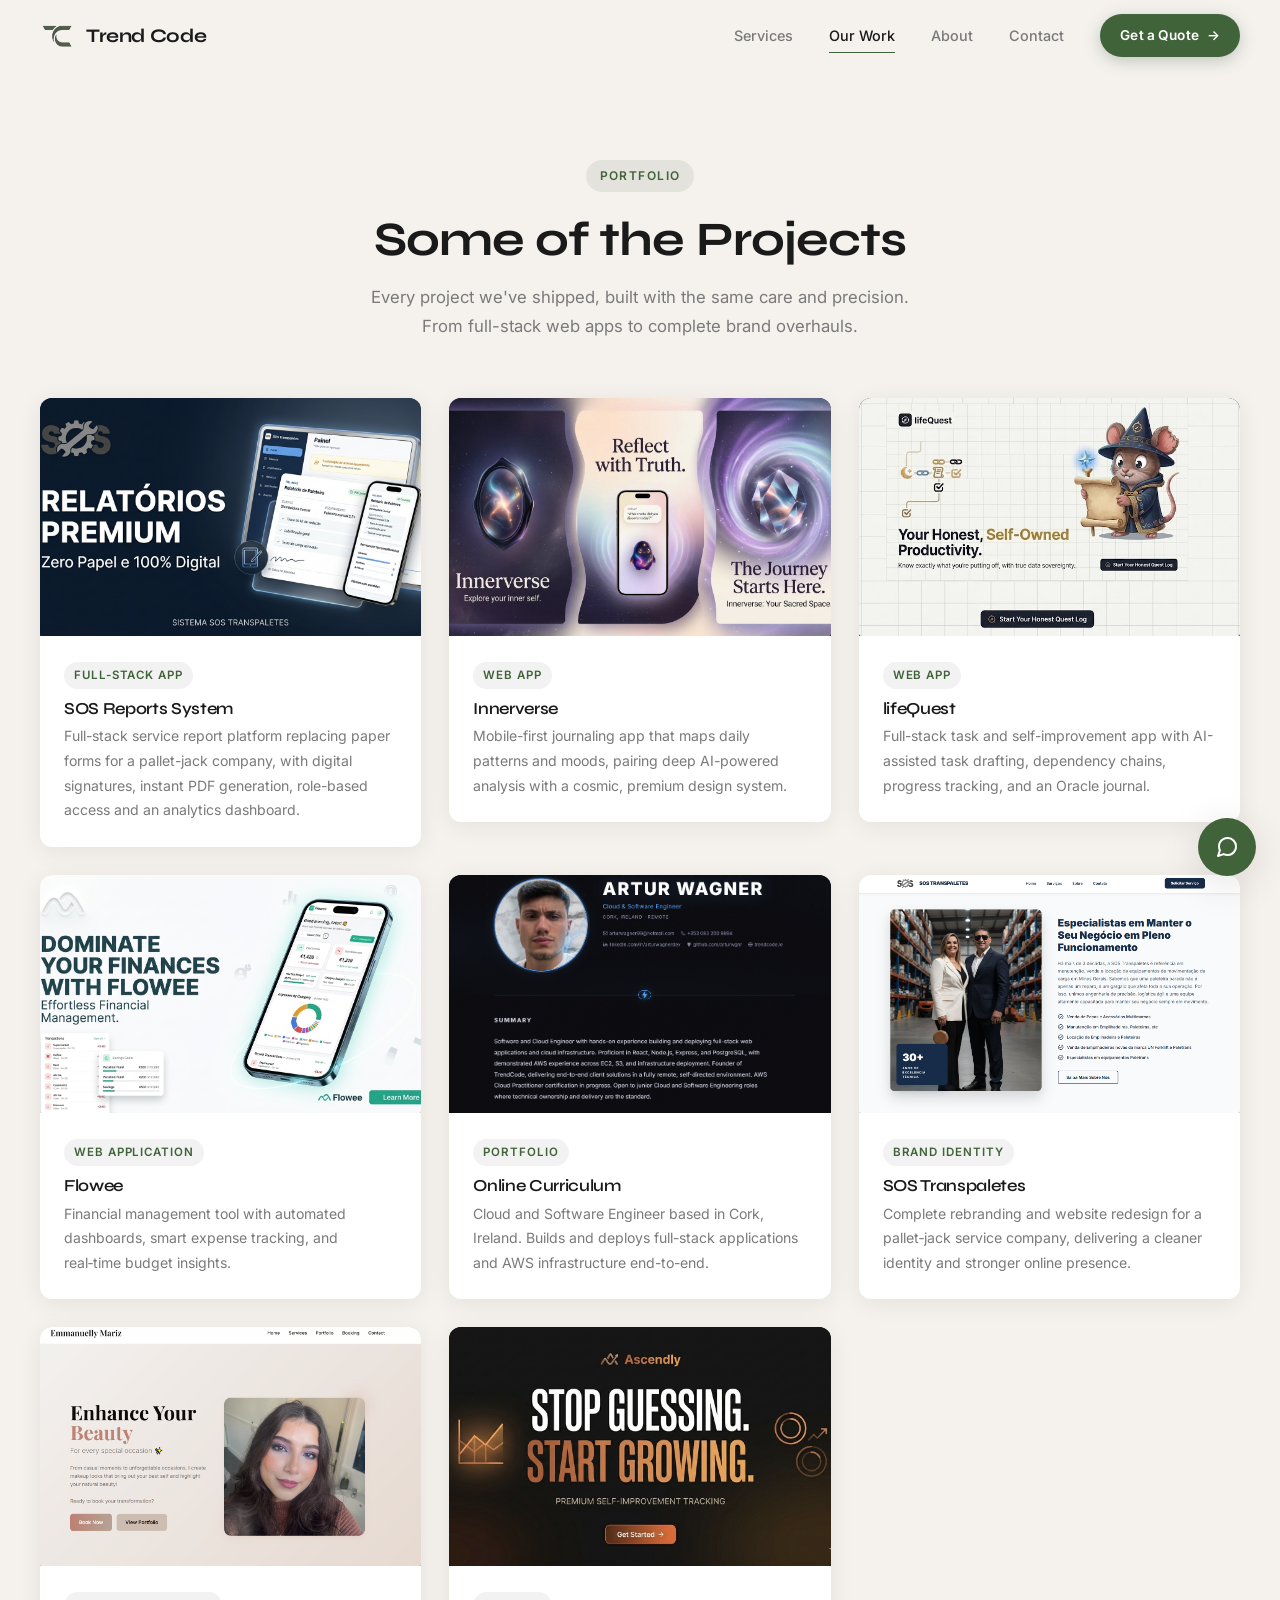
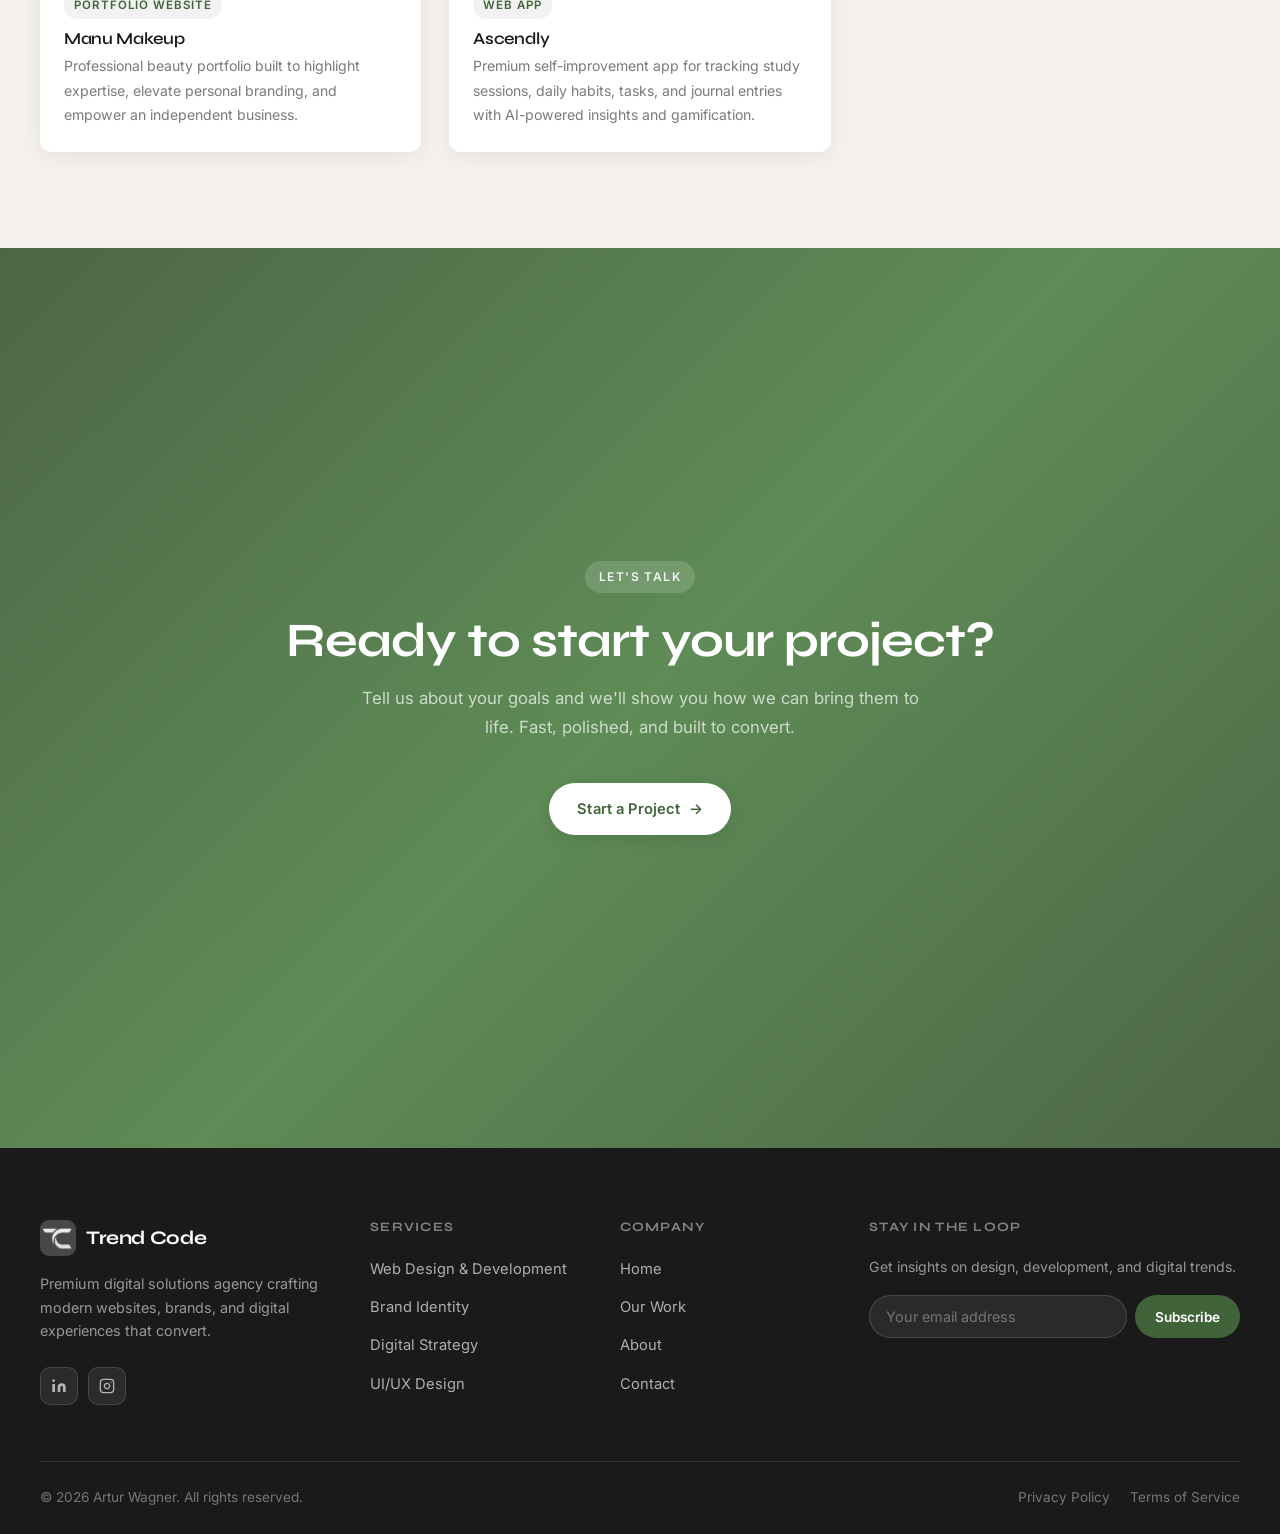
<file: projects.html>
<!doctype html>
<html lang="en">
  <head>
    <meta charset="UTF-8" />
    <meta name="viewport" content="width=device-width, initial-scale=1.0" />
    <meta
      name="description"
      content="Trend Code - All Projects. A full look at the digital experiences we've designed and built."
    />
    <title>All Projects - Trend Code</title>

    <!-- Google Fonts -->
    <link rel="preconnect" href="https://fonts.googleapis.com" />
    <link rel="preconnect" href="https://fonts.gstatic.com" crossorigin />
    <link
      href="https://fonts.googleapis.com/css2?family=Syne:wght@600;700;800&family=Inter:wght@400;500;600&display=swap"
      rel="stylesheet"
    />

    <!-- Open Graph / Link Preview -->
    <meta property="og:type" content="website" />
    <meta property="og:url" content="https://trendcode.ie/projects.html" />
    <meta property="og:title" content="All Projects - Trend Code" />
    <meta
      property="og:description"
      content="A full look at the digital experiences designed and built by Trend Code."
    />
    <meta
      property="og:image"
      content="https://trendcode.ie/images/trendcode-wallpeaper.jpeg"
    />

    <!-- Twitter/X Card -->
    <meta name="twitter:card" content="summary_large_image" />
    <meta name="twitter:title" content="All Projects — Trend Code" />
    <meta
      name="twitter:description"
      content="A full look at the digital experiences designed and built by Trend Code."
    />
    <meta
      name="twitter:image"
      content="https://trendcode.ie/images/trendcode-wallpeaper.jpeg"
    />

    <!-- Stylesheets -->
    <link rel="stylesheet" href="css/base.css" />
    <link rel="stylesheet" href="css/layout.css" />
    <link rel="stylesheet" href="css/components.css" />

    <link
      rel="icon"
      type="image/png"
      href="./images/trendcode-logo-white.png"
    />
    <link rel="apple-touch-icon" href="./images/trendcode-logo-white.png" />
  </head>
  <body>
    <!-- ================================================
       SECTION: NAVBAR
    ================================================ -->
    <header class="navbar" id="navbar">
      <div class="navbar__inner">
        <!-- Logo -->
        <a href="index.html" class="logo" aria-label="Trend Code home">
          <div class="logo__mark" aria-hidden="true">
            <img src="./images/trendcode-logo-png.png" alt="Trend Code Logo" />
          </div>
          <span class="logo__wordmark">Trend Code</span>
        </a>

        <!-- Desktop Nav -->
        <nav class="navbar__nav" id="navbar-nav" aria-label="Main navigation">
          <a href="index.html#services" class="nav-link">Services</a>
          <a href="projects.html" class="nav-link active">Our Work</a>
          <a href="index.html#about" class="nav-link">About</a>
          <a href="index.html#contact" class="nav-link">Contact</a>
          <a href="index.html#contact" class="btn btn--primary btn--sm"
            >Get a Quote <span class="arrow" aria-hidden="true">→</span></a
          >
        </nav>

        <!-- Mobile Hamburger -->
        <button
          class="navbar__hamburger"
          id="hamburger"
          aria-label="Toggle menu"
          aria-expanded="false"
          aria-controls="navbar-nav"
        >
          <span></span>
          <span></span>
          <span></span>
        </button>
      </div>
    </header>

    <main>
      <!-- ================================================
         SECTION: PAGE HEADER
      ================================================ -->
      <section class="work" id="work-hero" style="padding-top: 160px">
        <div class="work__inner">
          <div class="text-center">
            <span class="section-label">Portfolio</span>
            <h2 class="section-title" id="work-title">Some of the Projects</h2>
            <p class="section-subtitle">
              Every project we've shipped, built with the same care and
              precision. From full-stack web apps to complete brand overhauls.
            </p>
          </div>

          <div class="work__grid">
            <!-- Projects -->

            <!-- Project 1 -->
            <a href="https://sosformoficial.pages.dev/" target="_blank">
              <article class="project-card">
                <div class="project-card__image">
                  <div
                    class="project-card__image-placeholder"
                    style="
                      background: linear-gradient(135deg, #152c4b, #1f3f69);
                    "
                  >
                    <img
                      class="portifolio-thumbnail"
                      src="./images/sos-thumb2.jpeg"
                      alt="SOS Transpaletes Reports System"
                    />
                  </div>
                </div>
                <div class="project-card__body">
                  <span class="project-card__tag">Full-Stack App</span>
                  <h3>SOS Reports System</h3>
                  <p>
                    Full-stack service report platform replacing paper forms for
                    a pallet-jack company, with digital signatures, instant PDF
                    generation, role-based access and an analytics dashboard.
                  </p>
                </div>
              </article>
            </a>

            <a
              href="https://innerverse-oficial-app.vercel.app/"
              target="_blank"
            >
              <article class="project-card">
                <div class="project-card__image">
                  <div
                    class="project-card__image-placeholder"
                    style="
                      background: linear-gradient(135deg, #2a1f3d, #1a1430);
                    "
                  >
                    <img
                      class="portifolio-thumbnail"
                      src="./images/innerverse-thumb.jpeg"
                      alt="Innerverse App"
                    />
                  </div>
                </div>
                <div class="project-card__body">
                  <span class="project-card__tag">Web App</span>
                  <h3>Innerverse</h3>
                  <p>
                    Mobile-first journaling app that maps daily patterns and
                    moods, pairing deep AI-powered analysis with a cosmic,
                    premium design system.
                  </p>
                </div>
              </article>
            </a>

            <!-- Project 1 -->
            <a href="https://lifequest-assist.vercel.app/" target="_blank">
              <article class="project-card">
                <div class="project-card__image">
                  <div
                    class="project-card__image-placeholder"
                    style="
                      background: linear-gradient(135deg, #1a1a2e, #16213e);
                    "
                  >
                    <img
                      class="portifolio-thumbnail"
                      src="./images/life-quest-logo.png"
                      alt="lifeQuest App"
                    />
                  </div>
                </div>
                <div class="project-card__body">
                  <span class="project-card__tag">Web App</span>
                  <h3>lifeQuest</h3>
                  <p>
                    Full-stack task and self-improvement app with AI-assisted
                    task drafting, dependency chains, progress tracking, and an
                    Oracle journal.
                  </p>
                </div>
              </article>
            </a>

            <!-- Project 2 -->
            <a
              href="https://flowee-finance-oficial.vercel.app/"
              target="_blank"
            >
              <article class="project-card">
                <div class="project-card__image">
                  <div
                    class="project-card__image-placeholder"
                    style="
                      background: linear-gradient(135deg, #d5dbd4, #b8c4b6);
                    "
                  >
                    <img
                      class="portifolio-thumbnail"
                      src="./images/flowee-thumb.jpeg"
                      alt="Flowee Dashboard"
                    />
                  </div>
                </div>
                <div class="project-card__body">
                  <span class="project-card__tag">Web Application</span>
                  <h3>Flowee</h3>
                  <p>
                    Financial management tool with automated dashboards, smart
                    expense tracking, and real‑time budget insights.
                  </p>
                </div>
              </article>
            </a>

            <!-- Project 3 -->

            <!-- Project 4 -->
            <a href="https://aw-cv-vercel.vercel.app/" target="_blank">
              <article class="project-card">
                <div class="project-card__image">
                  <div
                    class="project-card__image-placeholder"
                    style="
                      background: linear-gradient(135deg, #1a1612, #2c2218);
                    "
                  >
                    <img
                      class="portifolio-thumbnail"
                      src="./images/aw-thumb.png"
                      alt="Artur Wagner Portfolio"
                    />
                  </div>
                </div>
                <div class="project-card__body">
                  <span class="project-card__tag">Portfolio</span>
                  <h3>Online Curriculum</h3>
                  <p>
                    Cloud and Software Engineer based in Cork, Ireland. Builds
                    and deploys full-stack applications and AWS infrastructure
                    end-to-end.
                  </p>
                </div>
              </article>
            </a>

            <!-- Project 5 -->
            <a href="https://www.sostranspaletes.com.br/" target="_blank">
              <article class="project-card">
                <div class="project-card__image">
                  <div
                    class="project-card__image-placeholder"
                    style="
                      background: linear-gradient(135deg, #cfd8d0, #aebdad);
                    "
                  >
                    <img
                      class="portifolio-thumbnail"
                      src="./images/sos-ss.png"
                      alt="SOS Transpaletes Website"
                    />
                  </div>
                </div>
                <div class="project-card__body">
                  <span class="project-card__tag">Brand Identity</span>
                  <h3>SOS Transpaletes</h3>
                  <p>
                    Complete rebranding and website redesign for a pallet‑jack
                    service company, delivering a cleaner identity and stronger
                    online presence.
                  </p>
                </div>
              </article>
            </a>

            <!-- Project 6 -->
            <a
              href="https://mmanumakeup-appointment.vercel.app"
              target="_blank"
            >
              <article class="project-card">
                <div class="project-card__image">
                  <div
                    class="project-card__image-placeholder"
                    style="
                      background: linear-gradient(135deg, #c8d3c7, #a7b8a5);
                    "
                  >
                    <img
                      class="portifolio-thumbnail"
                      src="./images/mmanu-ss.png"
                      alt="Manu Makeup Website"
                    />
                  </div>
                </div>
                <div class="project-card__body">
                  <span class="project-card__tag">Portfolio Website</span>
                  <h3>Manu Makeup</h3>
                  <p>
                    Professional beauty portfolio built to highlight expertise,
                    elevate personal branding, and empower an independent
                    business.
                  </p>
                </div>
              </article>
            </a>

            <a href="https://ascendly-2-0.vercel.app/" target="_blank">
              <article class="project-card">
                <div class="project-card__image">
                  <div
                    class="project-card__image-placeholder"
                    style="
                      background: linear-gradient(135deg, #2c2620, #1c1916);
                    "
                  >
                    <img
                      class="portifolio-thumbnail"
                      src="./images/ascendly.png"
                      alt="Ascendly App"
                    />
                  </div>
                </div>
                <div class="project-card__body">
                  <span class="project-card__tag">Web App</span>
                  <h3>Ascendly</h3>
                  <p>
                    Premium self-improvement app for tracking study sessions,
                    daily habits, tasks, and journal entries with AI-powered
                    insights and gamification.
                  </p>
                </div>
              </article>
            </a>
          </div>
        </div>
      </section>

      <!-- ================================================
         SECTION: CTA
      ================================================ -->
      <section class="about" id="cta" aria-labelledby="cta-title">
        <div
          class="about__inner"
          style="grid-template-columns: 1fr; text-align: center"
        >
          <div>
            <span class="section-label">Let's Talk</span>
            <h2 class="section-title" id="cta-title">
              Ready to start your project?
            </h2>

            <p
              class="section-subtitle"
              style="margin-left: auto; margin-right: auto"
            >
              Tell us about your goals and we'll show you how we can bring them
              to life. Fast, polished, and built to convert.
            </p>
            <a href="index.html#contact" class="btn btn--white"
              >Start a Project
              <span class="arrow" aria-hidden="true">→</span></a
            >
          </div>
        </div>
      </section>
    </main>

    <!-- ================================================
       SECTION: FOOTER
    ================================================ -->
    <footer class="footer" aria-label="Site footer">
      <div class="footer__inner">
        <div class="footer__grid">
          <!-- Column 1: Brand -->
          <div>
            <a
              href="index.html"
              class="logo logo--light"
              aria-label="Trend Code home"
            >
              <div class="logo__mark" aria-hidden="true">
                <img
                  src="./images/trendcode-logo-white.png"
                  alt="Trend Code Logo"
                />
              </div>
              <span class="logo__wordmark">Trend Code</span>
            </a>

            <p class="footer__brand-desc">
              Premium digital solutions agency crafting modern websites, brands,
              and digital experiences that convert.
            </p>

            <nav class="social-icons" aria-label="Social media links">
              <a
                href="#"
                class="social-icon"
                aria-label="LinkedIn"
                rel="noopener noreferrer"
                target="_blank"
              >
                <svg
                  width="16"
                  height="16"
                  viewBox="0 0 24 24"
                  fill="currentColor"
                  aria-hidden="true"
                >
                  <path
                    d="M16 8a6 6 0 0 1 6 6v7h-4v-7a2 2 0 0 0-2-2 2 2 0 0 0-2 2v7h-4v-7a6 6 0 0 1 6-6z"
                  />
                  <rect x="2" y="9" width="4" height="12" />
                  <circle cx="4" cy="4" r="2" />
                </svg>
              </a>
              <a
                href="https://www.instagram.com/trendcode.dev?igsh=ZmI4Zzk5ZmRyem4%3D&utm_source=qr"
                class="social-icon"
                aria-label="Instagram"
                rel="noopener noreferrer"
                target="_blank"
              >
                <svg
                  width="16"
                  height="16"
                  viewBox="0 0 24 24"
                  fill="none"
                  stroke="currentColor"
                  stroke-width="2"
                  stroke-linecap="round"
                  stroke-linejoin="round"
                  aria-hidden="true"
                >
                  <rect x="2" y="2" width="20" height="20" rx="5" ry="5" />
                  <path d="M16 11.37A4 4 0 1 1 12.63 8 4 4 0 0 1 16 11.37z" />
                  <line x1="17.5" y1="6.5" x2="17.51" y2="6.5" />
                </svg>
              </a>
            </nav>
          </div>

          <!-- Column 2: Services -->
          <nav aria-label="Services">
            <h4 class="footer__col-title">Services</h4>
            <ul class="footer__links">
              <li>
                <a href="index.html#services">Web Design &amp; Development</a>
              </li>
              <li><a href="index.html#services">Brand Identity</a></li>
              <li><a href="index.html#services">Digital Strategy</a></li>
              <li><a href="index.html#services">UI/UX Design</a></li>
            </ul>
          </nav>

          <!-- Column 3: Company -->
          <nav aria-label="Company pages">
            <h4 class="footer__col-title">Company</h4>
            <ul class="footer__links">
              <li><a href="index.html#home">Home</a></li>
              <li><a href="projects.html">Our Work</a></li>
              <li><a href="index.html#about">About</a></li>
              <li><a href="index.html#contact">Contact</a></li>
            </ul>
          </nav>

          <!-- Column 4: Newsletter -->
          <div>
            <h4 class="footer__col-title">Stay in the loop</h4>
            <p
              style="
                font-size: 0.88rem;
                color: rgba(255, 255, 255, 0.55);
                margin-bottom: 0;
              "
            >
              Get insights on design, development, and digital trends.
            </p>
            <form
              class="newsletter-form"
              novalidate
              aria-label="Newsletter signup"
            >
              <input
                type="email"
                name="newsletter-email"
                placeholder="Your email address"
                aria-label="Email address for newsletter"
              />
              <button type="submit">Subscribe</button>
            </form>
          </div>
        </div>

        <!-- Bottom bar -->
        <div class="footer__bottom">
          <p>© 2026 Artur Wagner. All rights reserved.</p>
          <p style="display: flex; gap: 20px; flex-wrap: wrap">
            <a
              href="#"
              style="
                font-size: 0.85rem;
                color: rgba(255, 255, 255, 0.4);
                transition: color 0.3s;
              "
              onmouseover="this.style.color = 'rgba(255,255,255,0.75)'"
              onmouseout="this.style.color = 'rgba(255,255,255,0.4)'"
              >Privacy Policy</a
            >
            <a
              href="#"
              style="
                font-size: 0.85rem;
                color: rgba(255, 255, 255, 0.4);
                transition: color 0.3s;
              "
              onmouseover="this.style.color = 'rgba(255,255,255,0.75)'"
              onmouseout="this.style.color = 'rgba(255,255,255,0.4)'"
              >Terms of Service</a
            >
          </p>
        </div>
      </div>
    </footer>

    <!-- ================================================
       AI CHAT ASSISTANT (Gemini)
       UPDATE: Replace GEMINI_API_KEY with a real key
    ================================================ -->
    <div class="chat-widget" id="chat-widget">
      <div class="chat-widget__panel" id="chat-widget-panel">
        <div class="chat-widget__header">
          <div class="chat-widget__header-text">
            <strong>Trend Code Assistant</strong>
            <span
              >Ask us anything — we'll point you in the right direction</span
            >
          </div>
          <button
            class="chat-widget__close"
            id="chat-widget-close"
            aria-label="Close chat"
          >
            <svg
              width="18"
              height="18"
              viewBox="0 0 24 24"
              fill="none"
              stroke="currentColor"
              stroke-width="2.5"
              stroke-linecap="round"
              stroke-linejoin="round"
              aria-hidden="true"
            >
              <line x1="18" y1="6" x2="6" y2="18" />
              <line x1="6" y1="6" x2="18" y2="18" />
            </svg>
          </button>
        </div>
        <div
          class="chat-widget__messages"
          id="chat-widget-messages"
          aria-live="polite"
        >
          <div class="chat-widget__msg chat-widget__msg--bot">
            Hey! 👋 I'm the Trend Code assistant. Ask me about our services,
            pricing, or how we work. Happy to help.
          </div>
        </div>
        <form class="chat-widget__form" id="chat-widget-form">
          <input
            type="text"
            id="chat-widget-input"
            placeholder="Type a message..."
            aria-label="Chat message"
            autocomplete="off"
          />
          <button type="submit" aria-label="Send message">
            <svg
              width="16"
              height="16"
              viewBox="0 0 24 24"
              fill="none"
              stroke="currentColor"
              stroke-width="2"
              stroke-linecap="round"
              stroke-linejoin="round"
              aria-hidden="true"
            >
              <line x1="22" y1="2" x2="11" y2="13" />
              <polygon points="22 2 15 22 11 13 2 9 22 2" />
            </svg>
          </button>
        </form>
      </div>
      <button
        class="chat-widget__toggle"
        id="chat-widget-toggle"
        aria-label="Open chat assistant"
        aria-expanded="false"
      >
        <svg
          class="chat-widget__icon-open"
          viewBox="0 0 24 24"
          fill="none"
          stroke="currentColor"
          stroke-width="2"
          stroke-linecap="round"
          stroke-linejoin="round"
          aria-hidden="true"
        >
          <path
            d="M21 11.5a8.38 8.38 0 0 1-.9 3.8 8.5 8.5 0 0 1-7.6 4.7 8.38 8.38 0 0 1-3.8-.9L3 21l1.9-5.7a8.38 8.38 0 0 1-.9-3.8 8.5 8.5 0 0 1 4.7-7.6 8.38 8.38 0 0 1 3.8-.9h.5a8.48 8.48 0 0 1 8 8v.5z"
          />
        </svg>
      </button>
    </div>

    <!-- ================================================
       SCRIPTS — Navbar scroll effect + mobile menu
    ================================================ -->
    <script>
      /* Navbar: add .scrolled class on scroll */
      const navbar = document.getElementById("navbar");
      window.addEventListener(
        "scroll",
        () => {
          navbar.classList.toggle("scrolled", window.scrollY > 24);
        },
        { passive: true },
      );

      /* Mobile hamburger toggle */
      const hamburger = document.getElementById("hamburger");
      const nav = document.getElementById("navbar-nav");

      hamburger.addEventListener("click", () => {
        const isOpen = nav.classList.toggle("open");
        hamburger.setAttribute("aria-expanded", isOpen);
      });

      /* Close mobile nav when a link is clicked */
      nav.querySelectorAll("a").forEach((link) => {
        link.addEventListener("click", () => {
          nav.classList.remove("open");
          hamburger.setAttribute("aria-expanded", "false");
        });
      });

      /* AI Chat Assistant — Gemini API (client-side, free tier) */
      const GEMINI_API_KEY = "GEMINI_API_KEY";
      const GEMINI_MODEL = "gemini-2.0-flash";
      const GEMINI_SYSTEM_PROMPT = `You are the friendly assistant for Trend Code, a premium digital solutions agency run by Artur Wagner.
Trend Code builds custom websites, corporate sites, landing pages, brand identity, and UI/UX design — no templates, senior-only execution.
Keep replies brief (2-4 sentences), warm, and not robotic. Never invent pricing — always redirect pricing questions to the contact form (index.html#contact) or the email trendcode@hotmail.com.
If asked something unrelated to Trend Code's services, politely steer back to how Trend Code can help and suggest getting in touch.`;

      const chatWidget = document.getElementById("chat-widget");
      const chatToggle = document.getElementById("chat-widget-toggle");
      const chatForm = document.getElementById("chat-widget-form");
      const chatInput = document.getElementById("chat-widget-input");
      const chatMessages = document.getElementById("chat-widget-messages");

      if (chatWidget && chatToggle && chatForm) {
        const chatHistory = [];

        function playSendSound() {
          try {
            const ctx = new (
              window.AudioContext || window.webkitAudioContext
            )();
            const osc = ctx.createOscillator();
            const gain = ctx.createGain();
            osc.connect(gain);
            gain.connect(ctx.destination);
            osc.type = "sine";
            osc.frequency.setValueAtTime(600, ctx.currentTime);
            osc.frequency.exponentialRampToValueAtTime(
              900,
              ctx.currentTime + 0.08,
            );
            gain.gain.setValueAtTime(0.15, ctx.currentTime);
            gain.gain.exponentialRampToValueAtTime(
              0.001,
              ctx.currentTime + 0.12,
            );
            osc.start(ctx.currentTime);
            osc.stop(ctx.currentTime + 0.12);
          } catch (e) {}
        }

        function playReceiveSound() {
          try {
            const ctx = new (
              window.AudioContext || window.webkitAudioContext
            )();
            const osc = ctx.createOscillator();
            const gain = ctx.createGain();
            osc.connect(gain);
            gain.connect(ctx.destination);
            osc.type = "sine";
            osc.frequency.setValueAtTime(500, ctx.currentTime);
            osc.frequency.exponentialRampToValueAtTime(
              700,
              ctx.currentTime + 0.06,
            );
            gain.gain.setValueAtTime(0.1, ctx.currentTime);
            gain.gain.exponentialRampToValueAtTime(
              0.001,
              ctx.currentTime + 0.15,
            );
            osc.start(ctx.currentTime);
            osc.stop(ctx.currentTime + 0.15);
          } catch (e) {}
        }

        chatToggle.addEventListener("click", () => {
          chatWidget.classList.add("open");
          chatToggle.setAttribute("aria-expanded", "true");
          chatInput.focus();
        });

        const chatClose = document.getElementById("chat-widget-close");
        if (chatClose) {
          chatClose.addEventListener("click", () => {
            chatWidget.classList.remove("open");
            chatToggle.setAttribute("aria-expanded", "false");
          });
        }

        function appendMessage(text, role) {
          const msg = document.createElement("div");
          msg.className = `chat-widget__msg chat-widget__msg--${role}`;
          msg.textContent = text;
          chatMessages.appendChild(msg);
          chatMessages.scrollTop = chatMessages.scrollHeight;
          return msg;
        }

        chatForm.addEventListener("submit", async (e) => {
          e.preventDefault();
          const text = chatInput.value.trim();
          if (!text) return;

          appendMessage(text, "user");
          playSendSound();
          chatHistory.push({ role: "user", parts: [{ text }] });
          chatInput.value = "";
          chatInput.disabled = true;

          const pending = appendMessage("Typing…", "bot");

          async function fetchReply() {
            try {
              const res = await fetch(
                `https://generativelanguage.googleapis.com/v1beta/models/${GEMINI_MODEL}:generateContent?key=${GEMINI_API_KEY}`,
                {
                  method: "POST",
                  headers: { "Content-Type": "application/json" },
                  body: JSON.stringify({
                    contents: chatHistory,
                    systemInstruction: {
                      parts: [{ text: GEMINI_SYSTEM_PROMPT }],
                    },
                  }),
                },
              );

              if (!res.ok) throw new Error("Gemini request failed");

              const data = await res.json();
              const reply =
                data?.candidates?.[0]?.content?.parts?.[0]?.text?.trim() ||
                "Sorry, I didn't catch that — could you rephrase, or reach us directly at trendcode@hotmail.com?";

              return { ok: true, reply };
            } catch (err) {
              return { ok: false };
            }
          }

          // Enforce a minimum 2s "Typing…" display, even if the API responds faster
          const [result] = await Promise.all([
            fetchReply(),
            new Promise((resolve) => setTimeout(resolve, 2000)),
          ]);

          if (result.ok) {
            pending.textContent = result.reply;
            playReceiveSound();
            chatHistory.push({
              role: "model",
              parts: [{ text: result.reply }],
            });
          } else {
            pending.textContent =
              "I'm having trouble connecting right now — feel free to reach us directly at trendcode@hotmail.com.";
            playReceiveSound();
          }

          chatInput.disabled = false;
          chatInput.focus();
        });
      }
    </script>
  </body>
</html>
</file>
<file: css/base.css>
/* =============================================
   BASE.CSS — Reset, variables, typography
   ============================================= */

/* Google Fonts imported in index.html */

:root {
  --color-primary: #416339;
  --color-bg: #f5f2ee;
  --color-text: #1a1a1a;
  --color-white: #ffffff;
  --color-muted: #7a7a7a;
  --color-border: #e0dbd5;
  --color-primary-lt: #587751;
  --color-surface: #edeae5;

  --color-primary-gradient: linear-gradient(
    135deg,
    #4d6646 0%,
    #5e8b56 50%,
    #4d6646 100%
  );

  --font-heading: "Syne", sans-serif;
  --font-body: "Inter", sans-serif;

  --radius-sm: 6px;
  --radius-md: 12px;
  --radius-lg: 20px;

  --shadow-card: 0 4px 24px rgba(0, 0, 0, 0.07);
  --shadow-hover: 0 8px 40px rgba(0, 0, 0, 0.12);

  --transition: 0.3s ease;

  --max-width: 1200px;
  --section-pad: 96px 24px;
}

*,
*::before,
*::after {
  box-sizing: border-box;
  margin: 0;
  padding: 0;
}

html {
  scroll-behavior: smooth;
  font-size: 16px;
}

body {
  font-family: var(--font-body);
  background-color: var(--color-bg);
  color: var(--color-text);
  line-height: 1.65;
  -webkit-font-smoothing: antialiased;
}

/* ---- Typography ---- */

h1,
h2,
h3,
h4,
h5,
h6 {
  font-family: var(--font-heading);
  line-height: 1.15;
  letter-spacing: -0.02em;
  color: var(--color-text);
}

h1 {
  font-size: clamp(2.6rem, 6vw, 5rem);
  font-weight: 700;
}
h2 {
  font-size: clamp(2rem, 4vw, 3rem);
  font-weight: 700;
}
h3 {
  font-size: clamp(1.25rem, 2.5vw, 1.6rem);
  font-weight: 600;
}
h4 {
  font-size: 1.1rem;
  font-weight: 600;
}

p {
  font-size: 1rem;
  color: var(--color-muted);
  line-height: 1.75;
}

a {
  color: inherit;
  text-decoration: none;
  transition: color var(--transition);
}

ul {
  list-style: none;
}

img {
  display: block;
  max-width: 100%;
  height: auto;
}

/* ---- Utilities ---- */

.container {
  max-width: var(--max-width);
  margin: 0 auto;
  padding: 0 24px;
}

.section-label {
  display: inline-block;
  font-family: var(--font-body);
  font-size: 0.75rem;
  font-weight: 600;
  letter-spacing: 0.12em;
  text-transform: uppercase;
  color: var(--color-primary);
  background: rgba(79, 94, 75, 0.1);
  padding: 6px 14px;
  border-radius: 100px;
  margin-bottom: 20px;
}

.section-title {
  margin-bottom: 16px;
}

.section-subtitle {
  font-size: 1.05rem;
  max-width: 560px;
  color: var(--color-muted);
  margin-bottom: 56px;
}

.text-center {
  text-align: center;
}

.text-center .section-subtitle {
  margin-left: auto;
  margin-right: auto;
}
</file>
<file: css/layout.css>
/* =============================================
   LAYOUT.CSS — Page sections, grids, spacing
   ============================================= */

/* ---- NAVBAR ---- */

.navbar {
  position: fixed;
  top: 0;
  left: 0;
  right: 0;
  z-index: 1000;
  padding: 0 24px;
  height: 72px;
  display: flex;
  align-items: center;
  background: rgba(245, 242, 238, 0.88);
  backdrop-filter: blur(14px);
  -webkit-backdrop-filter: blur(14px);
  border-bottom: 1px solid transparent;
  transition:
    border-color var(--transition),
    background var(--transition);
}

.navbar.scrolled {
  border-bottom-color: var(--color-border);
  background: rgba(245, 242, 238, 0.97);
}

.navbar__inner {
  max-width: var(--max-width);
  margin: 0 auto;
  width: 100%;
  display: flex;
  align-items: center;
  justify-content: space-between;
  gap: 32px;
}

.navbar__logo {
  flex-shrink: 0;
}

.navbar__nav {
  display: flex;
  align-items: center;
  gap: 36px;
}

.navbar__hamburger {
  display: none;
  flex-direction: column;
  gap: 5px;
  cursor: pointer;
  background: none;
  border: none;
  padding: 4px;
}

.navbar__hamburger span {
  display: block;
  width: 24px;
  height: 2px;
  background: var(--color-text);
  border-radius: 2px;
  transition: var(--transition);
}

/* ---- HERO ---- */

.hero {
  padding: 160px 24px 96px;
  min-height: 100vh;
  display: flex;
  align-items: center;
}

.hero__inner {
  max-width: var(--max-width);
  margin: 0 auto;
  width: 100%;
  display: grid;
  grid-template-columns: 1fr 1fr;
  gap: 80px;
  align-items: flex-start;
}

.hero__content {
  max-width: 580px;
}

.hero__eyebrow {
  display: flex;
  align-items: center;
  gap: 10px;
  margin-bottom: 28px;
}

.hero__eyebrow-dot {
  width: 8px;
  height: 8px;
  border-radius: 50%;
  background: var(--color-primary);
  animation: pulse 2s infinite;
}

@keyframes pulse {
  0%,
  100% {
    opacity: 1;
    transform: scale(1);
  }
  50% {
    opacity: 0.5;
    transform: scale(1.3);
  }
}

.hero__eyebrow-text {
  font-size: 0.85rem;
  font-weight: 500;
  color: var(--color-primary);
  letter-spacing: 0.04em;
}

.hero__title {
  margin-bottom: 24px;
}

.hero__title span {
  color: var(--color-primary);
}

.hero__subtitle {
  font-size: 1.1rem;
  margin-bottom: 40px;
  max-width: 480px;
}

.hero__cta {
  display: flex;
  align-items: center;
  gap: 16px;
  flex-wrap: wrap;
}

.hero__stats {
  display: flex;
  gap: 32px;
  margin-top: 56px;
  padding-top: 40px;
  border-top: 1px solid var(--color-border);
}

.hero__stat-number {
  font-family: var(--font-heading);
  font-size: 2rem;
  font-weight: 700;
  color: var(--color-text);
  line-height: 1;
  margin-bottom: 4px;
}

.hero__stat-label {
  font-size: 0.82rem;
  color: var(--color-muted);
  letter-spacing: 0.02em;
}

/* Hero visual panel */
.hero__visual {
  padding-left: 46px;
  padding-top: 46px;
  position: relative;
}

.hero__image-wrap {
  border-radius: var(--radius-lg);
  overflow: visible;
  background: transparent;
  display: flex;
  justify-content: center;
  position: relative;
}

a:has(.project-card) {
  text-decoration: none;
  color: inherit;
  display: block;
}

.portifolio-thumbnail {
  border-radius: 2px;
  width: 100%;
  height: 100%;
  object-fit: cover;
  filter: grayscale(10%);
  transition: filter 0.5s ease;
}

.portifolio-thumbnail:hover {
  filter: grayscale(0%);
}

/* UPDATE: Replace background gradient with your hero image */
/*.hero__image-wrap::before {
  content: '';
  position: absolute;
  inset: 0;
  background: linear-gradient(135deg, #d5dbd4 0%, #bec8bc 50%, #a8b5a6 100%);
}*/

.hero__image-placeholder {
  position: relative;
  z-index: 1;
  text-align: center;
  color: rgba(79, 94, 75, 0.5);
  font-size: 0.8rem;
  letter-spacing: 0.06em;
  text-transform: uppercase;
}

.hero__badge {
  position: absolute;
  bottom: -55px;
  left: -20px;
  background: var(--color-white);
  border-radius: var(--radius-md);
  padding: 16px 20px;
  box-shadow: var(--shadow-card);
  display: flex;
  align-items: center;
  gap: 12px;
  z-index: 999999;
}

.hero__badge-icon {
  width: 40px;
  height: 40px;
  background: rgba(79, 94, 75, 0.1);
  border-radius: 10px;
  display: flex;
  align-items: center;
  justify-content: center;
  font-size: 1.2rem;
}

.hero__badge-text strong {
  display: block;
  font-size: 0.95rem;
  font-family: var(--font-heading);
  font-weight: 600;
  color: var(--color-text);
}

.hero__badge-text span {
  font-size: 0.75rem;
  color: var(--color-muted);
}

/* ---- SERVICES ---- */

.services {
  padding: var(--section-pad);
  background: var(--color-white);
  min-height: 100vh;
  display: flex;
  flex-direction: column;
  justify-content: center;
}

.services__inner {
  max-width: var(--max-width);
  margin: 0 auto;
}

.services__grid {
  display: grid;
  grid-template-columns: repeat(4, 1fr);
  gap: 24px;
}

/* ---- OUR WORK ---- */

.work {
  padding: var(--section-pad);
  min-height: 100vh;
  display: flex;
  flex-direction: column;
  justify-content: center;
}

.work__inner {
  max-width: var(--max-width);
  margin: 0 auto;
}

.work__header {
  display: flex;
  align-items: flex-end;
  justify-content: space-between;
  margin-bottom: 56px;
  gap: 24px;
}

.work__header-left .section-subtitle {
  margin-bottom: 0;
}

.work__grid {
  display: grid;
  grid-template-columns: repeat(3, 1fr);
  gap: 28px;
}

/* ---- ABOUT / WHY US ---- */

.about {
  padding: var(--section-pad);
  background: var(--color-primary-gradient);
  color: var(--color-white);
  min-height: 100vh;
  display: flex;
  flex-direction: column;
  justify-content: center;
}

.about__inner {
  max-width: var(--max-width);
  margin: 0 auto;
  display: grid;
  grid-template-columns: 1fr 1fr;
  gap: 80px;
  align-items: center;
}

.about .section-label {
  background: rgba(255, 255, 255, 0.15);
  color: rgba(255, 255, 255, 0.9);
}

.about .section-title {
  color: var(--color-white);
}

.about .section-subtitle {
  color: rgba(255, 255, 255, 0.7);
  margin-bottom: 40px;
}

.about__list {
  display: flex;
  flex-direction: column;
  gap: 20px;
}

.about__list-item {
  display: flex;
  gap: 16px;
  align-items: flex-start;
}

.about__list-icon {
  width: 36px;
  height: 36px;
  border-radius: 10px;
  background: rgba(255, 255, 255, 0.15);
  display: flex;
  align-items: center;
  justify-content: center;
  flex-shrink: 0;
  font-size: 1rem;
}

.about__list-text strong {
  display: block;
  color: var(--color-white);
  font-weight: 600;
  margin-bottom: 2px;
  font-family: var(--font-heading);
}

.about__list-text p {
  font-size: 0.9rem;
  color: rgba(255, 255, 255, 0.65);
  line-height: 1.5;
}

.about__visual {
  display: grid;
  grid-template-columns: 1fr 1fr;
  gap: 16px;
}

.about__visual-card {
  background: rgba(255, 255, 255, 0.1);
  border: 1px solid rgba(255, 255, 255, 0.15);
  border-radius: var(--radius-md);
  padding: 28px 24px;
  transition: background var(--transition);
}

.about__visual-card:hover {
  background: rgba(255, 255, 255, 0.16);
}

.about__visual-card:first-child {
  grid-column: 1 / -1;
}

.about__visual-number {
  font-family: var(--font-heading);
  font-size: 2.4rem;
  font-weight: 700;
  color: var(--color-white);
  line-height: 1;
  margin-bottom: 6px;
}

.about__visual-label {
  font-size: 0.85rem;
  color: rgba(255, 255, 255, 0.65);
}

/* ---- TESTIMONIALS ---- */

.testimonials {
  padding: var(--section-pad);
  background: var(--color-surface);
  min-height: 100vh;
  display: flex;
  flex-direction: column;
  justify-content: center;
}

.testimonials__inner {
  max-width: var(--max-width);
  margin: 0 auto;
}

.testimonials__grid {
  display: grid;
  grid-template-columns: repeat(3, 1fr);
  gap: 24px;
}

/* ---- CONTACT ---- */

.contact {
  padding: var(--section-pad);
  min-height: 100vh;
  display: flex;
  flex-direction: column;
  justify-content: center;
}

.contact__inner {
  max-width: var(--max-width);
  margin: 0 auto;
  display: grid;
  grid-template-columns: 1fr 1fr;
  gap: 80px;
  align-items: start;
}

.contact__info {
  padding-top: 8px;
}

.contact__info .section-subtitle {
  margin-bottom: 40px;
}

.contact__details {
  display: flex;
  flex-direction: column;
  gap: 20px;
}

.contact__detail {
  display: flex;
  gap: 14px;
  align-items: flex-start;
}

.contact__detail-icon {
  width: 40px;
  height: 40px;
  background: rgba(79, 94, 75, 0.08);
  border-radius: 10px;
  display: flex;
  align-items: center;
  justify-content: center;
  font-size: 1.1rem;
  flex-shrink: 0;
}

.contact__detail-text strong {
  display: block;
  font-weight: 600;
  font-size: 0.9rem;
  color: var(--color-text);
  margin-bottom: 2px;
}

.contact__detail-text span {
  font-size: 0.9rem;
  color: var(--color-muted);
}

/* ---- FOOTER ---- */

.footer {
  background: var(--color-text);
  color: rgba(255, 255, 255, 0.75);
  padding: 72px 24px 0;
}

.footer__inner {
  max-width: var(--max-width);
  margin: 0 auto;
}

.footer__grid {
  display: grid;
  grid-template-columns: 1.4fr 1fr 1fr 1.4fr;
  gap: 48px;
  padding-bottom: 56px;
  border-bottom: 1px solid rgba(255, 255, 255, 0.1);
}

.footer__col-title {
  font-family: var(--font-heading);
  font-size: 0.8rem;
  font-weight: 700;
  letter-spacing: 0.1em;
  text-transform: uppercase;
  color: rgba(255, 255, 255, 0.45);
  margin-bottom: 20px;
}

.footer__brand-desc {
  font-size: 0.9rem;
  color: rgba(255, 255, 255, 0.55);
  margin: 16px 0 24px;
  line-height: 1.65;
}

.footer__links {
  display: flex;
  flex-direction: column;
  gap: 12px;
}

.footer__links a {
  font-size: 0.92rem;
  color: rgba(255, 255, 255, 0.65);
  transition: color var(--transition);
}

.footer__links a:hover {
  color: var(--color-white);
}

.footer__bottom {
  padding: 24px 0;
  display: flex;
  align-items: center;
  justify-content: space-between;
  gap: 16px;
}

.footer__bottom p {
  font-size: 0.85rem;
  color: rgba(255, 255, 255, 0.4);
}

/* ---- RESPONSIVE ---- */

@media (max-width: 1024px) {
  .services__grid {
    grid-template-columns: repeat(2, 1fr);
  }
  .work__grid {
    grid-template-columns: repeat(2, 1fr);
  }
  .testimonials__grid {
    grid-template-columns: repeat(2, 1fr);
  }
  .footer__grid {
    grid-template-columns: 1fr 1fr;
    gap: 36px;
  }
  .hero__inner {
    gap: 48px;
  }
  .about__inner {
    gap: 48px;
  }
}

@media (max-width: 768px) {
  :root {
    --section-pad: 72px 24px;
  }

  .navbar__nav {
    display: none;
    position: fixed;
    top: 72px;
    left: 0;
    right: 0;
    background: var(--color-bg);
    flex-direction: column;
    align-items: flex-start;
    padding: 24px;
    gap: 8px;
    border-bottom: 1px solid var(--color-border);
    box-shadow: 0 8px 24px rgba(0, 0, 0, 0.08);
  }

  .navbar__nav.open {
    display: flex;
  }

  .navbar__hamburger {
    display: flex;
  }

  .hero,
  .services,
  .work,
  .about,
  .testimonials,
  .contact {
    min-height: auto;
  }

  .hero {
    padding: 120px 24px 72px;
  }

  .hero__inner {
    grid-template-columns: 1fr;
    gap: 48px;
  }

  .hero__visual {
    display: none;
  }

  .hero__stats {
    gap: 24px;
  }

  .about__inner {
    grid-template-columns: 1fr;
    gap: 40px;
  }

  .about__visual {
    grid-template-columns: 1fr 1fr;
  }

  .about__visual-card:first-child {
    grid-column: unset;
  }

  .contact__inner {
    grid-template-columns: 1fr;
    gap: 48px;
  }

  .work__header {
    flex-direction: column;
    align-items: flex-start;
  }

  .work__grid {
    grid-template-columns: 1fr;
  }

  .testimonials__grid {
    grid-template-columns: 1fr;
  }

  .footer__grid {
    grid-template-columns: 1fr;
    gap: 32px;
  }

  .footer__bottom {
    flex-direction: column;
    align-items: flex-start;
    gap: 8px;
  }
}

@media (max-width: 480px) {
  .services__grid {
    grid-template-columns: 1fr;
  }
  .hero__cta {
    flex-direction: column;
    align-items: flex-start;
  }
  .about__visual {
    grid-template-columns: 1fr;
  }
  .about__visual-card:first-child {
    grid-column: unset;
  }
}
</file>
<file: css/components.css>
/* =============================================
   COMPONENTS.CSS — Buttons, cards, forms, logo
   ============================================= */

/* ---- LOGO ---- */

.logo {
  display: flex;
  align-items: center;
  gap: 10px;
  font-family: var(--font-heading);
  font-size: 1.2rem;
  font-weight: 700;
  color: var(--color-text);
  letter-spacing: -0.02em;
}

/* UPDATE: Replace .logo__mark with <img src="images/logo.svg" alt="Trend Code"> */
.logo__mark {
  width: 36px;
  height: 36px;
  background: transparent;
  border-radius: 9px;
  display: flex;
  align-items: center;
  justify-content: center;
  flex-shrink: 0;
}

.logo__mark svg {
  width: 18px;
  height: 18px;
  fill: var(--color-white);
}

.logo--light .logo__mark {
  background: rgba(255, 255, 255, 0.2);
}

.logo--light .logo__wordmark {
  color: var(--color-white);
}

/* ---- BUTTONS ---- */

.btn {
  display: inline-flex;
  align-items: center;
  justify-content: center;
  gap: 8px;
  font-family: var(--font-body);
  font-size: 0.92rem;
  font-weight: 600;
  letter-spacing: 0.01em;
  padding: 14px 28px;
  border-radius: 100px;
  border: none;
  cursor: pointer;
  transition:
    transform var(--transition),
    box-shadow var(--transition),
    background var(--transition),
    color var(--transition);
  white-space: nowrap;
  text-decoration: none;
}

.btn:hover {
  transform: translateY(-2px);
}

.btn:active {
  transform: translateY(0);
}

.btn--primary {
  background: var(--color-primary);
  color: var(--color-white);
  box-shadow: 0 4px 16px rgba(79, 94, 75, 0.3);
}

.btn--primary:hover {
  background: var(--color-primary-lt);
  box-shadow: 0 8px 28px rgba(79, 94, 75, 0.4);
}

.btn--ghost {
  background: transparent;
  color: var(--color-text);
  border: 1.5px solid var(--color-border);
}

.btn--ghost:hover {
  border-color: var(--color-primary);
  color: var(--color-primary);
  box-shadow: none;
}

.btn--white {
  background: var(--color-white);
  color: var(--color-primary);
  box-shadow: 0 4px 16px rgba(0, 0, 0, 0.1);
}

.btn--white:hover {
  box-shadow: 0 8px 28px rgba(0, 0, 0, 0.15);
}

.btn--sm {
  padding: 10px 20px;
  font-size: 0.85rem;
}

/* Arrow icon in button */
.btn .arrow {
  display: inline-flex;
  transition: transform var(--transition);
}

.btn:hover .arrow {
  transform: translateX(4px);
}

/* ---- NAV LINKS ---- */

.nav-link {
  font-size: 0.9rem;
  font-weight: 500;
  color: var(--color-muted);
  padding: 4px 0;
  position: relative;
  transition: color var(--transition);
}

.nav-link::after {
  content: "";
  position: absolute;
  bottom: -2px;
  left: 0;
  right: 0;
  height: 1.5px;
  background: var(--color-primary);
  transform: scaleX(0);
  transform-origin: left;
  transition: transform var(--transition);
}

.nav-link:hover,
.nav-link.active {
  color: var(--color-text);
}

.nav-link:hover::after,
.nav-link.active::after {
  transform: scaleX(1);
}

/* Mobile nav links */
@media (max-width: 768px) {
  .nav-link {
    font-size: 1rem;
    padding: 10px 0;
    width: 100%;
    border-bottom: 1px solid var(--color-border);
  }
  .nav-link:last-of-type {
    border-bottom: none;
  }
}

/* ---- SERVICE CARD ---- */

.service-card {
  background: var(--color-bg);
  border: 1px solid var(--color-border);
  border-radius: var(--radius-md);
  padding: 32px 28px;
  transition:
    transform var(--transition),
    box-shadow var(--transition),
    border-color var(--transition);
  position: relative;
  overflow: hidden;
}

.service-card::before {
  content: "";
  position: absolute;
  top: 0;
  left: 0;
  right: 0;
  height: 3px;
  background: var(--color-primary);
  transform: scaleX(0);
  transform-origin: left;
  transition: transform var(--transition);
}

.service-card:hover {
  transform: translateY(-6px);
  box-shadow: var(--shadow-hover);
  border-color: rgba(79, 94, 75, 0.2);
}

.service-card:hover::before {
  transform: scaleX(1);
}

.service-card__icon {
  width: 52px;
  height: 52px;
  background: rgba(79, 94, 75, 0.1);
  border-radius: 14px;
  display: flex;
  align-items: center;
  justify-content: center;
  font-size: 1.4rem;
  margin-bottom: 24px;
  transition: background var(--transition);
}

.service-card:hover .service-card__icon {
  background: rgba(79, 94, 75, 0.18);
}

.service-card h3 {
  font-size: 1.1rem;
  margin-bottom: 10px;
}

.service-card p {
  font-size: 0.9rem;
  line-height: 1.65;
}

.service-card__link {
  display: inline-flex;
  align-items: center;
  gap: 6px;
  margin-top: 20px;
  font-size: 0.85rem;
  font-weight: 600;
  color: var(--color-primary);
  transition: gap var(--transition);
}

.service-card:hover .service-card__link {
  gap: 10px;
}

/* ---- PROJECT CARD ---- */

.project-card {
  border-radius: var(--radius-md);
  overflow: hidden;
  background: var(--color-white);
  box-shadow: var(--shadow-card);
  transition:
    transform var(--transition),
    box-shadow var(--transition);
  cursor: pointer;
}

.project-card:hover {
  transform: translateY(-6px);
  box-shadow: var(--shadow-hover);
}

.project-card__image {
  aspect-ratio: 16/10;
  overflow: hidden;
  position: relative;
}

/* UPDATE: Replace background with <img src="images/project-N.jpg" alt="Project Name"> */
.project-card__image-placeholder {
  position: absolute;
  inset: 0;
  display: flex;
  align-items: center;
  justify-content: center;
  font-size: 0.75rem;
  letter-spacing: 0.08em;
  text-transform: uppercase;
  color: rgba(79, 94, 75, 0.5);
  font-weight: 600;
}

.project-card__img {
  width: 100%;
  height: 100%;
  object-fit: cover;
  transition: transform 0.5s ease;
}

.project-card:hover .project-card__img {
  transform: scale(1.04);
}

.project-card__body {
  padding: 24px;
}

.project-card__tag {
  display: inline-block;
  font-size: 0.72rem;
  font-weight: 600;
  letter-spacing: 0.08em;
  text-transform: uppercase;
  color: var(--color-primary);
  background: rgba(79, 94, 75, 0.08);
  padding: 4px 10px;
  border-radius: 100px;
  margin-bottom: 10px;
}

.project-card h3 {
  font-size: 1.05rem;
  margin-bottom: 6px;
}

.project-card p {
  font-size: 0.88rem;
}

/* ---- TESTIMONIAL CARD ---- */

.testimonial-card {
  background: var(--color-white);
  border-radius: var(--radius-md);
  padding: 32px 28px;
  box-shadow: var(--shadow-card);
  transition:
    transform var(--transition),
    box-shadow var(--transition);
}

.testimonial-card:hover {
  transform: translateY(-4px);
  box-shadow: var(--shadow-hover);
}

.testimonial-card__quote {
  font-size: 1.8rem;
  color: var(--color-primary);
  line-height: 1;
  margin-bottom: 16px;
  font-family: Georgia, serif;
}

.testimonial-card__text {
  font-size: 0.92rem;
  color: var(--color-muted);
  line-height: 1.7;
  margin-bottom: 24px;
}

.testimonial-card__author {
  display: flex;
  align-items: center;
  gap: 12px;
  padding-top: 20px;
  border-top: 1px solid var(--color-border);
}

/* UPDATE: Replace .testimonial-card__avatar with <img src="images/avatar-N.jpg"> */
.testimonial-card__avatar {
  width: 44px;
  height: 44px;
  border-radius: 50%;
  background: var(--color-surface);
  flex-shrink: 0;
  object-fit: cover;
  display: block;
}

.testimonial-card__author-name {
  font-weight: 600;
  font-size: 0.9rem;
  color: var(--color-text);
  display: block;
}

.testimonial-card__author-role {
  font-size: 0.8rem;
  color: var(--color-muted);
}

.testimonial-card__stars {
  display: flex;
  gap: 2px;
  margin-bottom: 16px;
  color: #f4a400;
  font-size: 0.9rem;
}

/* ---- CONTACT FORM ---- */

.contact-form {
  background: var(--color-white);
  border-radius: var(--radius-lg);
  padding: 48px 40px;
  box-shadow: var(--shadow-card);
}

.form-group {
  margin-bottom: 20px;
}

.form-group label {
  display: block;
  font-size: 0.85rem;
  font-weight: 600;
  color: var(--color-text);
  margin-bottom: 8px;
  letter-spacing: 0.01em;
}

.form-group input,
.form-group textarea,
.form-group select {
  width: 100%;
  padding: 14px 16px;
  font-family: var(--font-body);
  font-size: 0.95rem;
  color: var(--color-text);
  background: var(--color-bg);
  border: 1.5px solid var(--color-border);
  border-radius: var(--radius-sm);
  outline: none;
  transition:
    border-color var(--transition),
    box-shadow var(--transition);
  appearance: none;
  -webkit-appearance: none;
}

.form-group input::placeholder,
.form-group textarea::placeholder {
  color: #b0aba5;
}

.form-group input:focus,
.form-group textarea:focus {
  border-color: var(--color-primary);
  box-shadow: 0 0 0 3px rgba(79, 94, 75, 0.1);
}

.form-group textarea {
  resize: vertical;
  min-height: 140px;
}

.form-row {
  display: grid;
  grid-template-columns: 1fr 1fr;
  gap: 16px;
}

/* ---- TOAST ---- */

.toast {
  position: fixed;
  top: 88px;
  right: 24px;
  z-index: 3000;
  display: flex;
  align-items: flex-start;
  gap: 12px;
  max-width: 360px;
  background: var(--color-white);
  border-radius: var(--radius-md);
  box-shadow: var(--shadow-hover);
  border-left: 4px solid var(--color-primary);
  padding: 16px 18px;
  opacity: 0;
  transform: translateX(24px);
  pointer-events: none;
  transition:
    opacity var(--transition),
    transform var(--transition);
}

.toast.show {
  opacity: 1;
  transform: translateX(0);
  pointer-events: auto;
}

.toast--error {
  border-left-color: #b3453c;
}

.toast__icon {
  width: 20px;
  height: 20px;
  border-radius: 50%;
  flex-shrink: 0;
  margin-top: 1px;
  background: var(--color-primary);
  position: relative;
}

.toast__icon::after {
  content: "✓";
  position: absolute;
  inset: 0;
  display: flex;
  align-items: center;
  justify-content: center;
  color: var(--color-white);
  font-size: 0.68rem;
  font-weight: 700;
}

.toast--error .toast__icon {
  background: #b3453c;
}

.toast--error .toast__icon::after {
  content: "!";
}

.toast__message {
  font-family: var(--font-body);
  font-size: 0.88rem;
  color: var(--color-text);
  line-height: 1.5;
}

@media (max-width: 480px) {
  .toast {
    left: 16px;
    right: 16px;
    top: 80px;
    max-width: none;
  }
}

@media (max-width: 480px) {
  .form-row {
    grid-template-columns: 1fr;
  }
  .contact-form {
    padding: 32px 24px;
  }
}

/* ---- SOCIAL ICONS ---- */

.social-icons {
  display: flex;
  gap: 10px;
}

.social-icon {
  width: 38px;
  height: 38px;
  border-radius: 10px;
  background: rgba(255, 255, 255, 0.08);
  border: 1px solid rgba(255, 255, 255, 0.12);
  display: flex;
  align-items: center;
  justify-content: center;
  font-size: 0.9rem;
  color: rgba(255, 255, 255, 0.65);
  transition:
    background var(--transition),
    color var(--transition),
    transform var(--transition);
}

.social-icon:hover {
  background: var(--color-primary);
  color: var(--color-white);
  border-color: var(--color-primary);
  transform: translateY(-2px);
}

/* ---- NEWSLETTER INPUT ---- */

.newsletter-form {
  display: flex;
  gap: 8px;
  margin-top: 16px;
}

.newsletter-form input {
  flex: 1;
  padding: 12px 16px;
  font-family: var(--font-body);
  font-size: 0.9rem;
  background: rgba(255, 255, 255, 0.07);
  border: 1px solid rgba(255, 255, 255, 0.15);
  border-radius: 100px;
  outline: none;
  color: var(--color-white);
  transition:
    border-color var(--transition),
    box-shadow var(--transition);
}

.newsletter-form input::placeholder {
  color: rgba(255, 255, 255, 0.35);
}

.newsletter-form input:focus {
  border-color: rgba(255, 255, 255, 0.4);
  box-shadow: 0 0 0 3px rgba(255, 255, 255, 0.06);
}

.newsletter-form button {
  padding: 12px 20px;
  background: var(--color-primary);
  color: var(--color-white);
  border: none;
  border-radius: 100px;
  font-family: var(--font-body);
  font-size: 0.85rem;
  font-weight: 600;
  cursor: pointer;
  white-space: nowrap;
  transition:
    background var(--transition),
    transform var(--transition);
}

.newsletter-form button:hover {
  background: var(--color-primary-lt);
  transform: translateY(-1px);
}

/* ---- CARD STACK (Hero Visual) ---- */

.card-stack {
  position: relative;
  height: 460px;
  cursor: pointer;
  width: 100%; /* adiciona */
  max-width: 540px; /* adiciona */
  margin: 0 auto; /* adiciona */
  transition: transform 0.3s ease;
}

.card-stack:hover {
  transform: translateY(-4px);
}

@media (hover: none) {
  .card-stack:hover {
    transform: none;
  }
}

.stack-card {
  position: absolute;
  width: 100%;
  top: 0;
  left: 0;
  box-sizing: border-box;
  border-radius: 16px;
  padding: 20px;
  font-family: var(--font-body);
  transition: transform 0.45s ease;
  transform-origin: bottom center;
}

.stack-card--front {
  transform: rotate(0deg);
  z-index: 3;
}
.stack-card--mid {
  transform: rotate(-4deg);
  z-index: 2;
}
.stack-card--back {
  transform: rotate(-8deg);
  z-index: 1;
}

.stack-card--lumiere {
  background: #e8ede6;
}
.stack-card--solara {
  background: #d6e0d3;
}
.stack-card--vertex {
  background: #c4d4c0;
}

.stack-card__frame {
  background: #fff;
  border-radius: 12px;
  border: 0.5px solid #d4d4cc;
  overflow: hidden;
}

.stack-card__browser-bar {
  background: #f7f7f3;
  padding: 10px 14px;
  display: flex;
  align-items: center;
  gap: 10px;
  border-bottom: 0.5px solid #e0e0d8;
}

.stack-card__dots {
  display: flex;
  gap: 5px;
  flex-shrink: 0;
}

.stack-card__dots span {
  width: 10px;
  height: 10px;
  border-radius: 50%;
  background: #e8e8e2;
  display: block;
}

.stack-card__url {
  flex: 1;
  background: #eeeee8;
  border-radius: 6px;
  padding: 4px 10px;
  font-size: 11px;
  color: #888;
  text-align: center;
}

.stack-card__nav {
  padding: 10px 16px;
  display: flex;
  align-items: center;
  justify-content: space-between;
  border-bottom: 0.5px solid #f0f0ea;
}

.stack-card__brand {
  font-size: 12px;
  font-weight: 600;
  letter-spacing: 0.5px;
}

.stack-card--lumiere .stack-card__brand {
  color: #2c3a2e;
}
.stack-card--solara .stack-card__brand {
  color: #1e3028;
}
.stack-card--vertex .stack-card__brand {
  color: #1a2420;
}

.stack-card__nav-links {
  display: flex;
  gap: 12px;
}

.stack-card__nav-links span {
  width: 28px;
  height: 6px;
  border-radius: 3px;
  background: #e0e0d8;
  display: block;
}

.stack-card__nav-cta {
  border-radius: 20px;
  padding: 4px 10px;
  font-size: 10px;
  color: #fff;
}

.stack-card--lumiere .stack-card__nav-cta {
  background: #4f7048;
}
.stack-card--solara .stack-card__nav-cta {
  background: #4a5f55;
}
.stack-card--vertex .stack-card__nav-cta {
  background: #22362a;
}

.stack-card__hero {
  padding: 20px 16px;
}

.stack-card--lumiere .stack-card__hero {
  background: linear-gradient(135deg, #3f5c3a 0%, #5b6b57 100%);
}
.stack-card--solara .stack-card__hero {
  background: linear-gradient(135deg, #35473f 0%, #4a5f55 100%);
}
.stack-card--vertex .stack-card__hero {
  background: linear-gradient(135deg, #16241d 0%, #22362a 100%);
}

.stack-card__hero-eyebrow {
  font-size: 9px;
  color: rgba(255, 255, 255, 0.55);
  margin-bottom: 4px;
  letter-spacing: 1px;
  text-transform: uppercase;
}

.stack-card__hero-title {
  font-size: 15px;
  font-weight: 700;
  color: #fff;
  line-height: 1.2;
  margin-bottom: 8px;
}

.stack-card__hero-btn {
  display: inline-block;
  background: rgba(255, 255, 255, 0.15);
  border-radius: 20px;
  padding: 4px 10px;
  font-size: 9px;
  color: rgba(255, 255, 255, 0.85);
}

.stack-card__grid {
  padding: 12px 16px;
  display: grid;
  grid-template-columns: repeat(3, 1fr);
  gap: 8px;
}

.stack-card__item {
  background: #f7f5f0;
  border-radius: 8px;
  padding: 10px 8px;
  text-align: center;
}

.stack-card__item-img {
  height: 44px;
  border-radius: 6px;
  margin-bottom: 6px;
}

.stack-card__item-label {
  font-size: 9px;
  color: #555;
  margin-bottom: 2px;
}

.stack-card__item-value {
  font-size: 9px;
  font-weight: 600;
}

.stack-card--lumiere .stack-card__item-value {
  color: #2c3a2e;
}
.stack-card--solara .stack-card__item-value {
  color: #1e3028;
}
.stack-card--vertex .stack-card__item-value {
  color: #1a2420;
}

.stack-card__stats {
  padding: 8px 16px 12px;
  display: flex;
  gap: 8px;
}

.stack-card__stat {
  flex: 1;
  background: #f0f0ea;
  border-radius: 6px;
  padding: 6px 8px;
  text-align: center;
}

.stack-card__stat--live {
  background: #3d5c42;
}

.stack-card__stat-number {
  font-size: 11px;
  font-weight: 600;
  color: #2c3a2e;
}

.stack-card__stat-label {
  font-size: 8px;
  color: #888;
}

.stack-card__stat--live .stack-card__stat-number {
  color: #fff;
}
.stack-card__stat--live .stack-card__stat-label {
  color: rgba(255, 255, 255, 0.7);
}

.stack-card__tag {
  margin-top: 10px;
  display: flex;
  align-items: center;
  gap: 8px;
}

.stack-card__tag-dot {
  width: 6px;
  height: 6px;
  border-radius: 50%;
  background: #3d5c42;
  flex-shrink: 0;
  display: block;
}

.stack-card__tag-text {
  font-size: 11px;
  color: #5a6b5c;
  font-weight: 500;
}

/* ---- CHAT WIDGET ---- */

.chat-widget {
  position: fixed;
  right: 24px;
  bottom: 24px;
  z-index: 2000;
  font-family: var(--font-body);
}

.chat-widget__toggle {
  width: 58px;
  height: 58px;
  border-radius: 50%;
  border: none;
  background: var(--color-primary);
  color: var(--color-white);
  display: flex;
  align-items: center;
  justify-content: center;
  cursor: pointer;
  box-shadow: var(--shadow-hover);
  transition:
    background var(--transition),
    transform var(--transition),
    opacity var(--transition);
}

.chat-widget__toggle:hover {
  background: var(--color-primary-lt);
  transform: translateY(-2px);
}

.chat-widget__toggle svg {
  width: 24px;
  height: 24px;
}

.chat-widget.open .chat-widget__toggle {
  opacity: 0;
  pointer-events: none;
  transform: scale(0.85);
  transition:
    opacity 0.2s ease,
    transform 0.2s ease;
}

.chat-widget__panel {
  position: fixed;
  right: 24px;
  bottom: 24px;
  width: 340px;
  max-width: calc(100vw - 48px);
  max-height: 480px;
  background: var(--color-white);
  border-radius: var(--radius-lg);
  box-shadow: var(--shadow-hover);
  border: 1px solid var(--color-border);
  display: flex;
  flex-direction: column;
  overflow: hidden;
  opacity: 0;
  transform: translateY(12px) scale(0.95);
  pointer-events: none;
  transition:
    opacity 0.25s ease,
    transform 0.25s ease;
}

.chat-widget.open .chat-widget__panel {
  opacity: 1;
  transform: translateY(0) scale(1);
  pointer-events: auto;
}

.chat-widget__header {
  background: var(--color-primary);
  color: var(--color-white);
  padding: 14px 16px 14px 20px;
  flex-shrink: 0;
  display: flex;
  align-items: center;
  justify-content: space-between;
  gap: 12px;
}

.chat-widget__header-text {
  display: flex;
  flex-direction: column;
  gap: 2px;
}

.chat-widget__header strong {
  display: block;
  font-family: var(--font-heading);
  font-size: 0.98rem;
}

.chat-widget__header span {
  font-size: 0.78rem;
  color: rgba(255, 255, 255, 0.75);
}

.chat-widget__close {
  width: 32px;
  height: 32px;
  border-radius: 50%;
  border: none;
  background: rgba(255, 255, 255, 0.15);
  color: var(--color-white);
  display: flex;
  align-items: center;
  justify-content: center;
  cursor: pointer;
  flex-shrink: 0;
  transition: background var(--transition);
}

.chat-widget__close:hover {
  background: rgba(255, 255, 255, 0.28);
}

.chat-widget__messages {
  flex: 1;
  overflow-y: auto;
  padding: 16px 18px;
  display: flex;
  flex-direction: column;
  gap: 12px;
  min-height: 220px;
}

.chat-widget__msg {
  font-size: 0.88rem;
  line-height: 1.5;
  padding: 10px 14px;
  border-radius: var(--radius-md);
  max-width: 85%;
}

.chat-widget__msg--bot {
  background: var(--color-surface);
  color: var(--color-text);
  align-self: flex-start;
  border-bottom-left-radius: 4px;
}

.chat-widget__msg--user {
  background: var(--color-primary);
  color: var(--color-white);
  align-self: flex-end;
  border-bottom-right-radius: 4px;
}

.chat-widget__form {
  display: flex;
  gap: 8px;
  padding: 14px;
  border-top: 1px solid var(--color-border);
  flex-shrink: 0;
}

.chat-widget__form input {
  flex: 1;
  padding: 10px 14px;
  font-family: var(--font-body);
  font-size: 0.88rem;
  color: var(--color-text);
  background: var(--color-bg);
  border: 1.5px solid var(--color-border);
  border-radius: 100px;
  outline: none;
  transition: border-color var(--transition);
}

.chat-widget__form input:focus {
  border-color: var(--color-primary);
}

.chat-widget__form button {
  width: 40px;
  height: 40px;
  border-radius: 50%;
  border: none;
  background: var(--color-primary);
  color: var(--color-white);
  display: flex;
  align-items: center;
  justify-content: center;
  cursor: pointer;
  flex-shrink: 0;
  transition: background var(--transition);
}

.chat-widget__form button:hover {
  background: var(--color-primary-lt);
}

.chat-widget__form button:disabled {
  opacity: 0.6;
  cursor: default;
}

@media (max-width: 480px) {
  .chat-widget {
    right: 16px;
    bottom: 16px;
  }

  .chat-widget__panel {
    right: 16px;
    bottom: 16px; /* Match mobile toggle position */
    width: calc(100vw - 32px);
    max-height: 70vh; /* Prevents panel from going off screen */
  }

  .chat-widget__messages {
    min-height: 160px; /* Smaller minimum on mobile */
  }

  .chat-widget__form input {
    font-size: 1rem; /* Prevents iOS/Android zoom on focus */
  }

  .chat-widget__header {
    padding: 12px 14px 12px 16px; /* Slightly tighter on mobile */
  }
}

/* ---- DIVIDER TAG ---- */

.divider {
  width: 48px;
  height: 3px;
  background: var(--color-primary);
  border-radius: 2px;
  margin-bottom: 24px;
}
</file>
